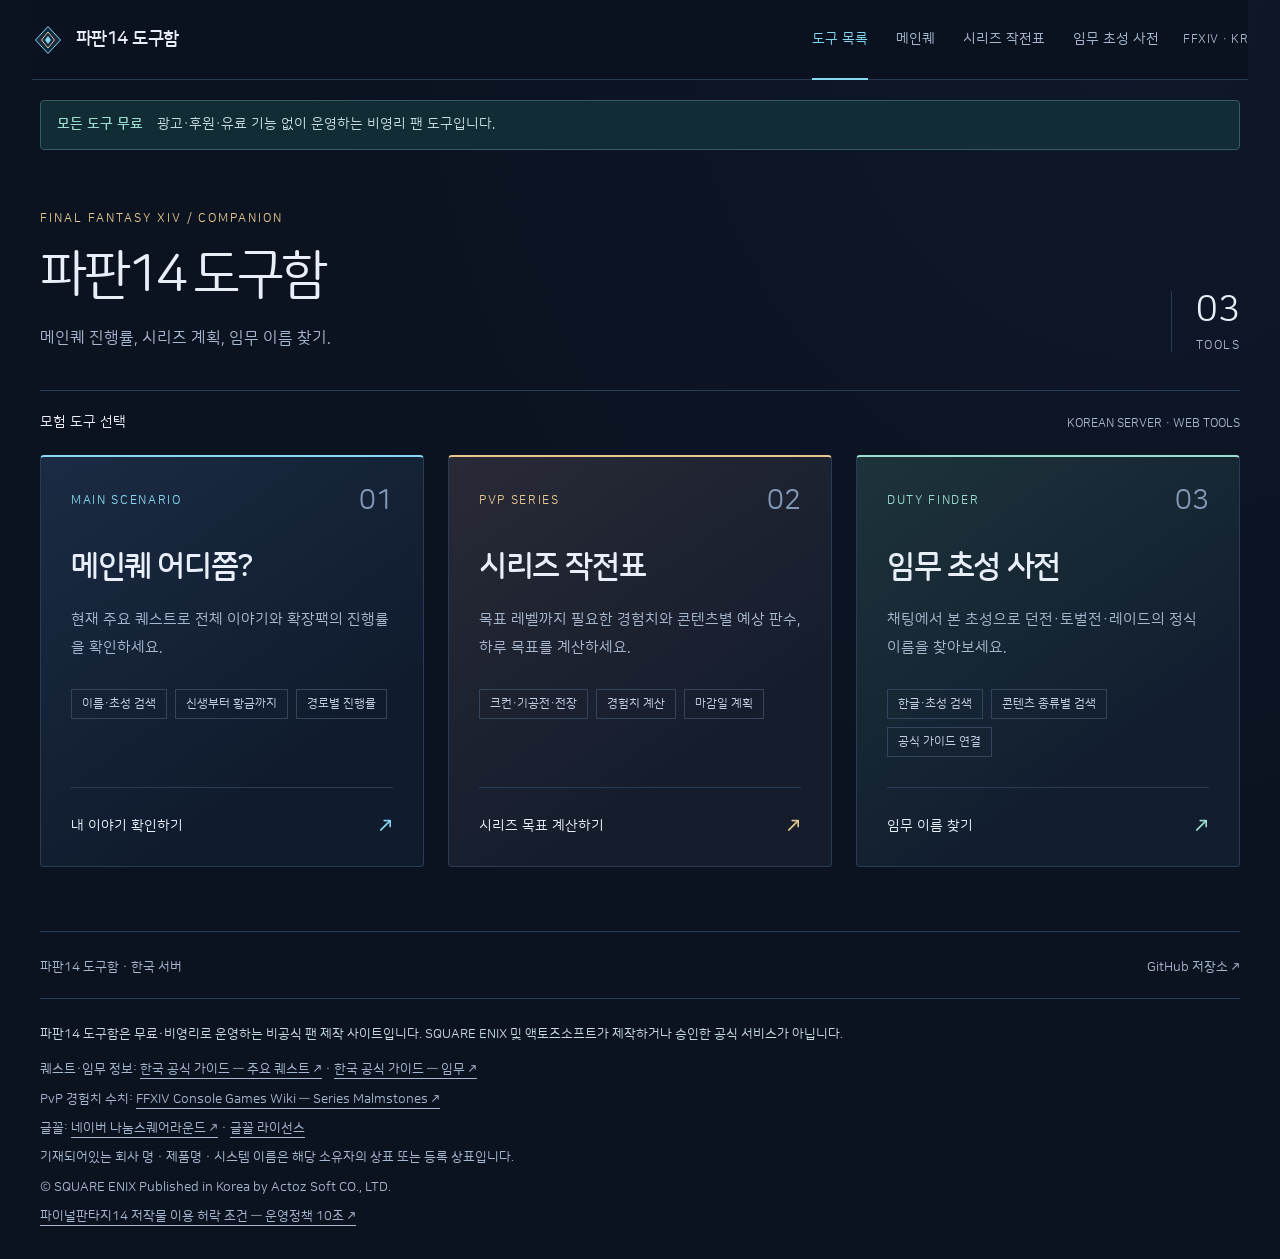
<file: index.html>
<!doctype html>
<html lang="ko">
<head>
  <meta charset="utf-8" />
  <meta name="viewport" content="width=device-width, initial-scale=1" />
  <title>파판14 도구함</title>
  <meta name="description" content="파이널판타지14 한국 서버를 위한 웹 도구. 주요 퀘스트 진행률, PvP 시리즈 계획, 던전·토벌전·레이드 초성 검색을 이용하세요." />
  <meta name="theme-color" content="#0b1220" />
  <meta property="og:type" content="website" />
  <meta property="og:locale" content="ko_KR" />
  <meta property="og:title" content="파판14 도구함" />
  <meta property="og:description" content="파이널판타지14 한국 서버를 위한 작은 웹 도구 모음" />
  <meta property="og:url" content="https://huis-snow.github.io/ffxiv/" />
  <meta name="twitter:card" content="summary" />
  <link rel="canonical" href="https://huis-snow.github.io/ffxiv/" />
  <link rel="icon" href="./favicon.svg?v=20260906-night" type="image/svg+xml" />
  <link rel="stylesheet" href="./theme.css?v=20260906-tools" />
  <link rel="stylesheet" href="./hub.css?v=20260906-tools" />
</head>
<body>
  <a class="skip-link" href="#toolList">도구 목록으로 바로가기</a>
  <header class="site-header">
    <a class="brand" href="./"><img class="brand-emblem" src="./favicon.svg?v=20260906-night" alt="" />파판14 도구함</a>
    <nav class="site-nav" aria-label="주 메뉴"><a href="./" aria-current="page">도구 목록</a><a href="./msq-tracker/">메인퀘</a><a href="./pvp-series-calculator/">시리즈 작전표</a><a href="./duty-finder/">임무 초성 사전</a></nav>
    <span class="header-note">FFXIV · KR</span>
  </header>
  <aside class="service-notice" aria-label="무료 운영 안내"><strong>모든 도구 무료</strong><p>광고·후원·유료 기능 없이 운영하는 비영리 팬 도구입니다.</p></aside>
  <main class="hub-main">
    <div class="hub-masthead"><div><p class="eyebrow">FINAL FANTASY XIV / COMPANION</p><h1>파판14 도구함</h1><p>메인퀘 진행률, 시리즈 계획, 임무 이름 찾기.</p></div><div class="collection-count"><strong>03</strong><span>TOOLS</span></div></div>
    <div class="collection-heading"><h2 id="toolsTitle">모험 도구 선택</h2><span>KOREAN SERVER · WEB TOOLS</span></div>
    <section class="tool-list" id="toolList" aria-labelledby="toolsTitle">
      <a class="tool-link" href="./msq-tracker/"><div class="tool-topline"><span>MAIN SCENARIO</span><b aria-hidden="true">01</b></div><h3>메인퀘 어디쯤?</h3><p>현재 주요 퀘스트로 전체 이야기와 확장팩의 진행률을 확인하세요.</p><div class="tool-tags"><span>이름·초성 검색</span><span>신생부터 황금까지</span><span>경로별 진행률</span></div><span class="tool-action">내 이야기 확인하기 <i aria-hidden="true">↗</i></span></a>
      <a class="tool-link pvp" href="./pvp-series-calculator/"><div class="tool-topline"><span>PVP SERIES</span><b aria-hidden="true">02</b></div><h3>시리즈 작전표</h3><p>목표 레벨까지 필요한 경험치와 콘텐츠별 예상 판수, 하루 목표를 계산하세요.</p><div class="tool-tags"><span>크컨·기공전·전장</span><span>경험치 계산</span><span>마감일 계획</span></div><span class="tool-action">시리즈 목표 계산하기 <i aria-hidden="true">↗</i></span></a>
      <a class="tool-link duty" href="./duty-finder/"><div class="tool-topline"><span>DUTY FINDER</span><b aria-hidden="true">03</b></div><h3>임무 초성 사전</h3><p>채팅에서 본 초성으로 던전·토벌전·레이드의 정식 이름을 찾아보세요.</p><div class="tool-tags"><span>한글·초성 검색</span><span>콘텐츠 종류별 검색</span><span>공식 가이드 연결</span></div><span class="tool-action">임무 이름 찾기 <i aria-hidden="true">↗</i></span></a>
    </section>
  </main>
  <footer class="site-footer">
    <div class="footer-top"><span>파판14 도구함 · 한국 서버</span><a href="https://github.com/huis-snow/ffxiv">GitHub 저장소 ↗</a></div>
    <div class="site-credits" aria-label="출처 및 권리 안내">
      <p class="fan-notice">파판14 도구함은 무료·비영리로 운영하는 비공식 팬 제작 사이트입니다. SQUARE ENIX 및 액토즈소프트가 제작하거나 승인한 공식 서비스가 아닙니다.</p>
      <p>퀘스트·임무 정보: <a href="https://guide.ff14.co.kr/lodestone/db/quest" target="_blank" rel="noopener noreferrer">한국 공식 가이드 — 주요 퀘스트 ↗</a> · <a href="https://guide.ff14.co.kr/lodestone/db/duty" target="_blank" rel="noopener noreferrer">한국 공식 가이드 — 임무 ↗</a></p>
      <p>PvP 경험치 수치: <a href="https://ffxiv.consolegameswiki.com/wiki/Series_Malmstones" target="_blank" rel="noopener noreferrer">FFXIV Console Games Wiki — Series Malmstones ↗</a></p>
      <p>글꼴: <a href="https://hangeul.naver.com/font/nanum" target="_blank" rel="noopener noreferrer">네이버 나눔스퀘어라운드 ↗</a> · <a href="./fonts/nanum-square-round/OFL.txt">글꼴 라이선스</a></p>
      <p>기재되어있는 회사 명 · 제품명 · 시스템 이름은 해당 소유자의 상표 또는 등록 상표입니다.</p>
      <p>© SQUARE ENIX Published in Korea by Actoz Soft CO., LTD.</p>
      <p><a href="https://www.ff14.co.kr/support/policy" target="_blank" rel="noopener noreferrer">파이널판타지14 저작물 이용 허락 조건 — 운영정책 10조 ↗</a></p>
    </div>
  </footer>
</body>
</html>
</file>
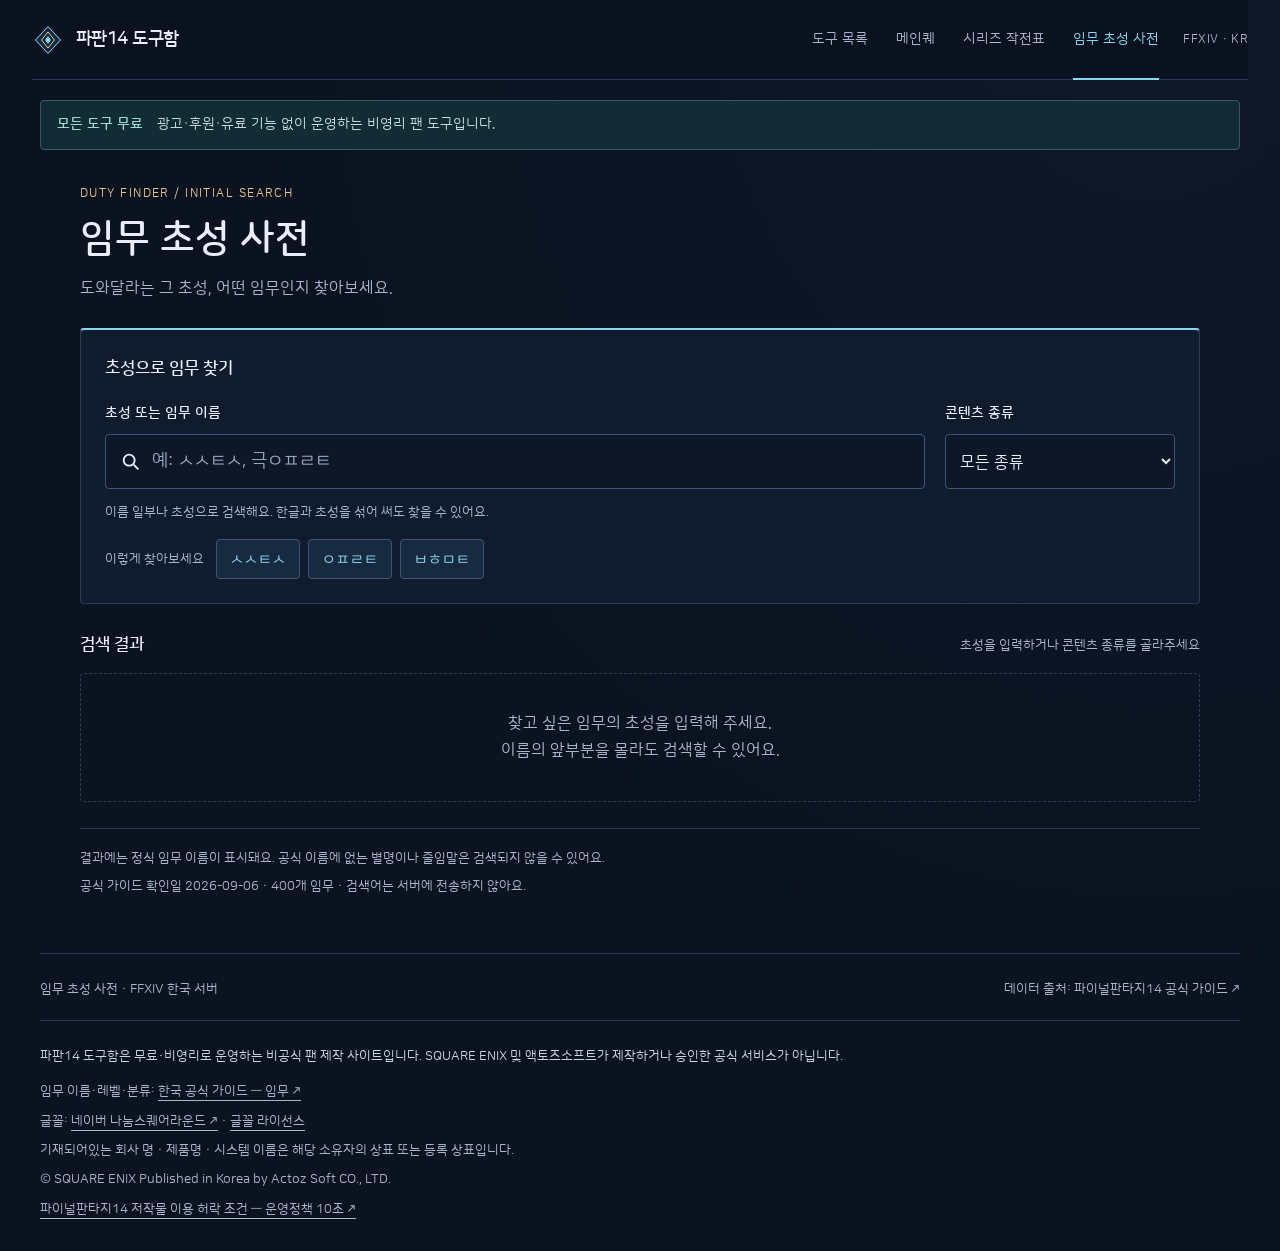
<file: duty-finder/index.html>
<!doctype html>
<html lang="ko">
<head>
  <meta charset="utf-8" />
  <meta name="viewport" content="width=device-width, initial-scale=1" />
  <title>임무 초성 사전 | 파판14 도구함</title>
  <meta name="description" content="파이널판타지14 한국 서버 던전·토벌전·레이드 이름을 초성으로 찾아보세요. 공식 가이드의 정식 이름과 레벨을 확인할 수 있습니다." />
  <meta name="theme-color" content="#0b1220" />
  <meta property="og:type" content="website" />
  <meta property="og:locale" content="ko_KR" />
  <meta property="og:title" content="임무 초성 사전 | 파판14 도구함" />
  <meta property="og:description" content="이 초성이 무슨 던전이지? 던전·토벌전·레이드의 정식 이름을 찾아보세요." />
  <meta property="og:url" content="https://huis-snow.github.io/ffxiv/duty-finder/" />
  <meta name="twitter:card" content="summary" />
  <link rel="canonical" href="https://huis-snow.github.io/ffxiv/duty-finder/" />
  <link rel="icon" href="../favicon.svg?v=20260906-night" type="image/svg+xml" />
  <link rel="stylesheet" href="../theme.css?v=20260906-tools" />
  <link rel="stylesheet" href="styles.css?v=20260906-all-round" />
  <script src="data.js?v=20260906-duty" defer></script>
  <script src="search.js?v=20260906-duty" defer></script>
  <script src="app.js?v=20260906-duty" defer></script>
</head>
<body>
  <a class="skip-link" href="#dutySearch">임무 검색으로 바로가기</a>
  <header class="site-header">
    <a class="brand" href="../"><img class="brand-emblem" src="../favicon.svg?v=20260906-night" alt="" />파판14 도구함</a>
    <nav class="site-nav" aria-label="주 메뉴"><a href="../">도구 목록</a><a href="../msq-tracker/">메인퀘</a><a href="../pvp-series-calculator/">시리즈 작전표</a><a href="../duty-finder/" aria-current="page">임무 초성 사전</a></nav>
    <span class="header-note">FFXIV · KR</span>
  </header>
  <aside class="service-notice" aria-label="무료 운영 안내"><strong>모든 도구 무료</strong><p>광고·후원·유료 기능 없이 운영하는 비영리 팬 도구입니다.</p></aside>
  <main>
    <div class="intro"><p class="eyebrow">DUTY FINDER / INITIAL SEARCH</p><h1>임무 초성 사전</h1><p>도와달라는 그 초성, 어떤 임무인지 찾아보세요.</p></div>
    <section class="search-panel" aria-labelledby="searchTitle">
      <h2 id="searchTitle">초성으로 임무 찾기</h2>
      <div class="search-controls">
        <div><label for="dutySearch">초성 또는 임무 이름</label><div class="search-box"><svg class="search-icon" viewBox="0 0 24 24" fill="none" stroke="currentColor" stroke-width="2" aria-hidden="true" focusable="false"><circle cx="10" cy="10" r="6"/><path d="m15 15 5 5"/></svg><input id="dutySearch" type="search" autocomplete="off" spellcheck="false" placeholder="예: ㅅㅅㅌㅅ, 극ㅇㅍㄹㅌ" aria-describedby="searchHelp" disabled /><button id="clearSearch" type="button" aria-label="검색어 지우기" hidden>×</button></div></div>
        <div><label for="categoryFilter">콘텐츠 종류</label><select id="categoryFilter" disabled><option value="">모든 종류</option></select></div>
      </div>
      <p id="searchHelp" class="help">이름 일부나 초성으로 검색해요. 한글과 초성을 섞어 써도 찾을 수 있어요.</p>
      <div class="examples" aria-label="검색 예시"><span>이렇게 찾아보세요</span><button type="button" data-example="ㅅㅅㅌㅅ" disabled>ㅅㅅㅌㅅ</button><button type="button" data-example="ㅇㅍㄹㅌ" disabled>ㅇㅍㄹㅌ</button><button type="button" data-example="ㅂㅎㅁㅌ" disabled>ㅂㅎㅁㅌ</button></div>
    </section>
    <section class="results-panel" aria-labelledby="resultsTitle">
      <div class="results-heading"><h2 id="resultsTitle">검색 결과</h2><p id="searchSummary" role="status" aria-live="polite">공식 가이드 목록을 불러오는 중…</p></div>
      <div id="searchResults" class="results"></div>
      <button id="showMore" class="show-more" type="button" hidden>검색 결과 더 보기 ↓</button>
    </section>
    <aside class="source-note"><p>결과에는 정식 임무 이름이 표시돼요. 공식 이름에 없는 별명이나 줄임말은 검색되지 않을 수 있어요.</p><p id="dataInfo"></p></aside>
    <noscript><p class="error">임무를 검색하려면 브라우저의 JavaScript를 켜 주세요.</p></noscript>
  </main>
  <footer class="site-footer">
    <div class="footer-top"><span>임무 초성 사전 · FFXIV 한국 서버</span><a href="https://guide.ff14.co.kr/lodestone/db/duty" target="_blank" rel="noopener noreferrer">데이터 출처: 파이널판타지14 공식 가이드 ↗</a></div>
    <div class="site-credits" aria-label="출처 및 권리 안내">
      <p class="fan-notice">파판14 도구함은 무료·비영리로 운영하는 비공식 팬 제작 사이트입니다. SQUARE ENIX 및 액토즈소프트가 제작하거나 승인한 공식 서비스가 아닙니다.</p>
      <p>임무 이름·레벨・분류: <a href="https://guide.ff14.co.kr/lodestone/db/duty" target="_blank" rel="noopener noreferrer">한국 공식 가이드 — 임무 ↗</a></p>
      <p>글꼴: <a href="https://hangeul.naver.com/font/nanum" target="_blank" rel="noopener noreferrer">네이버 나눔스퀘어라운드 ↗</a> · <a href="../fonts/nanum-square-round/OFL.txt">글꼴 라이선스</a></p>
      <p>기재되어있는 회사 명 · 제품명 · 시스템 이름은 해당 소유자의 상표 또는 등록 상표입니다.</p>
      <p>© SQUARE ENIX Published in Korea by Actoz Soft CO., LTD.</p>
      <p><a href="https://www.ff14.co.kr/support/policy" target="_blank" rel="noopener noreferrer">파이널판타지14 저작물 이용 허락 조건 — 운영정책 10조 ↗</a></p>
    </div>
  </footer>
</body>
</html>
</file>
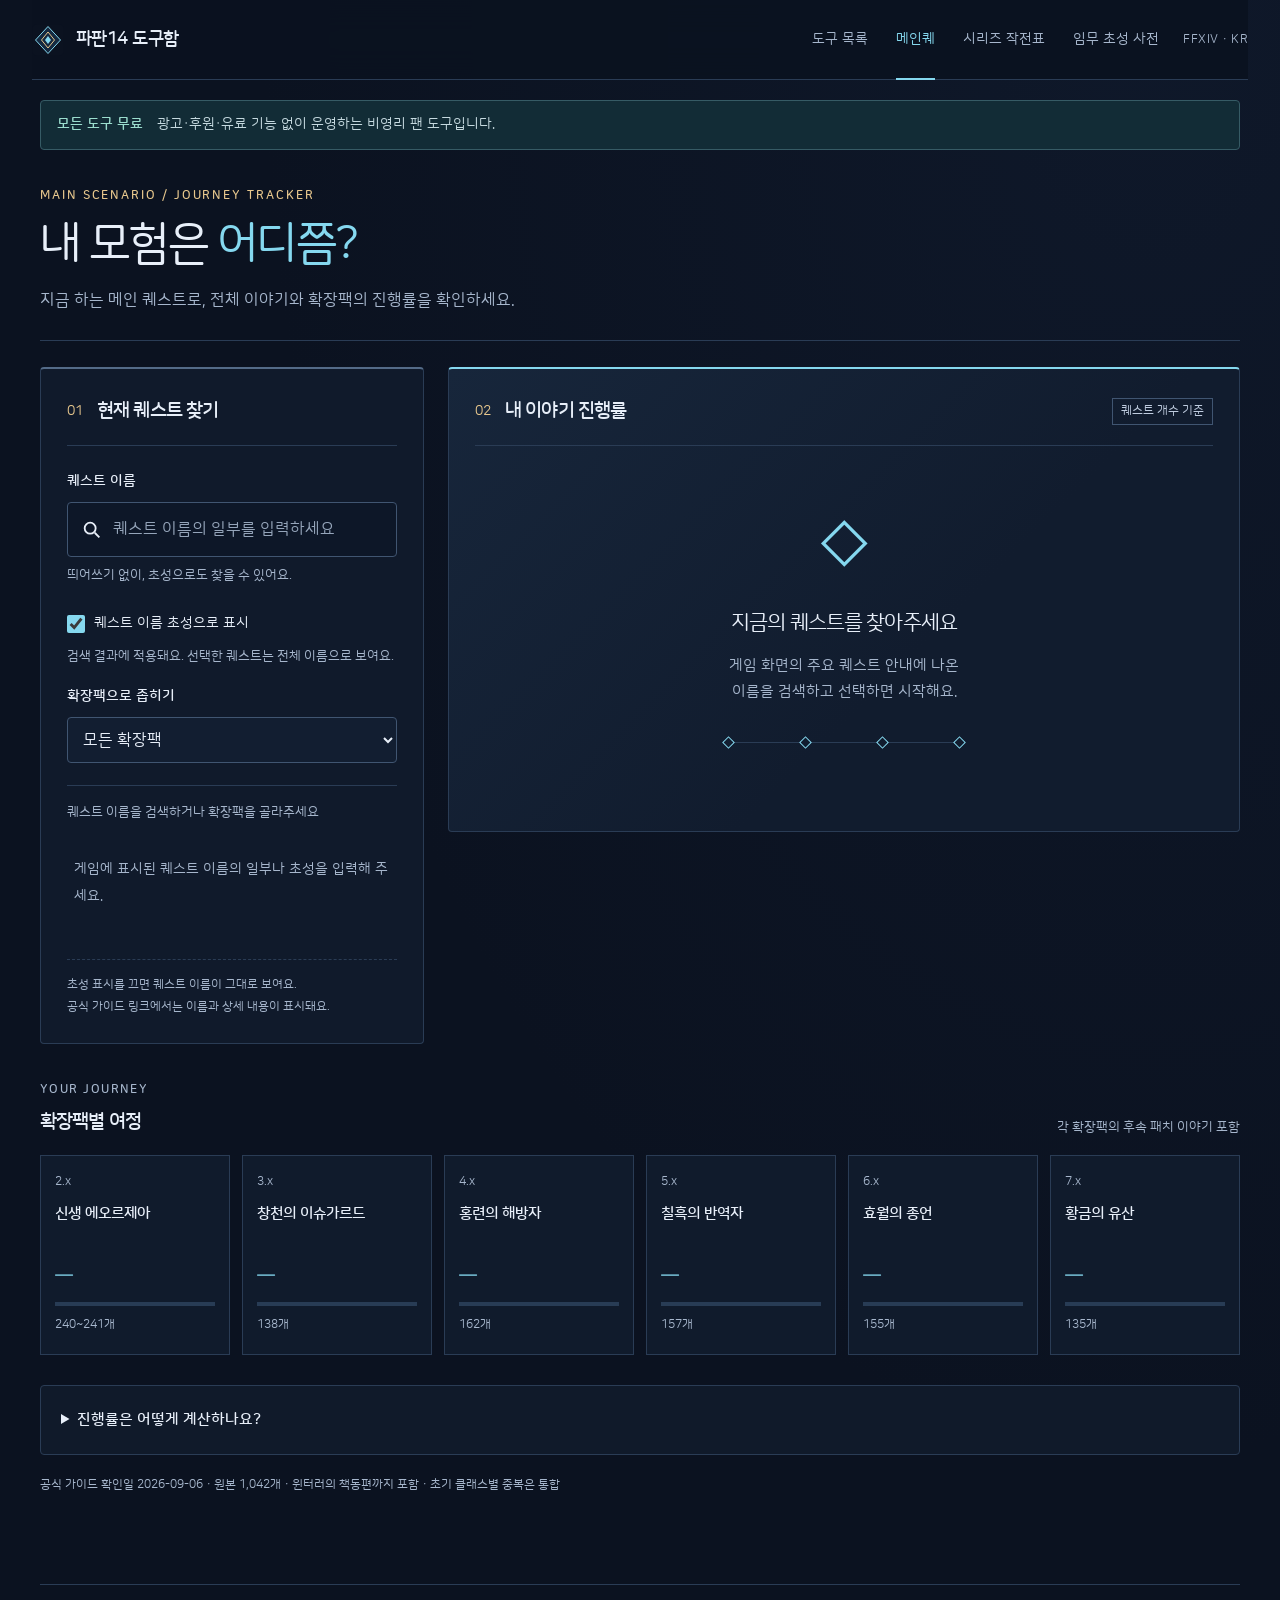
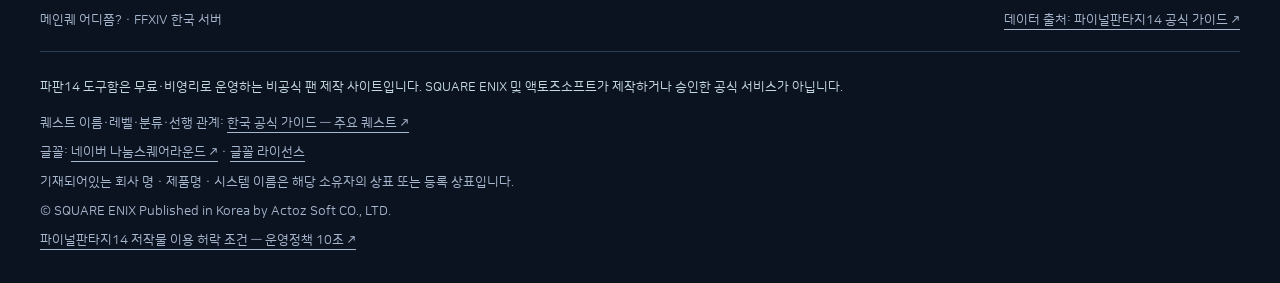
<file: msq-tracker/index.html>
<!doctype html>
<html lang="ko">
<head>
  <meta charset="utf-8" />
  <meta name="viewport" content="width=device-width, initial-scale=1" />
  <title>메인퀘 어디쯤? | 파판14 주요 퀘스트 진행률</title>
  <meta name="description" content="파이널판타지14 한국 공식 가이드의 주요 퀘스트를 검색하고 전체 이야기와 현재 확장팩의 퀘스트 개수 기준 진행률을 확인하세요." />
  <meta name="theme-color" content="#0b1220" />
  <meta property="og:type" content="website" />
  <meta property="og:locale" content="ko_KR" />
  <meta property="og:site_name" content="메인퀘 어디쯤?" />
  <meta property="og:title" content="메인퀘 어디쯤? | 파판14 주요 퀘스트 진행률" />
  <meta property="og:description" content="지금 하는 메인 퀘스트를 찾아 전체·확장팩별 진행률을 확인하세요. 신생부터 황금까지, 후속 패치 이야기 포함." />
  <meta property="og:url" content="https://huis-snow.github.io/ffxiv/msq-tracker/" />
  <meta name="twitter:card" content="summary" />
  <link rel="canonical" href="https://huis-snow.github.io/ffxiv/msq-tracker/" />
  <link rel="icon" href="../favicon.svg?v=20260906-night" type="image/svg+xml" />
  <link rel="stylesheet" href="styles.css?v=20260906-all-round" />
  <link rel="stylesheet" href="../theme.css?v=20260906-tools" />
  <script src="data.js?v=20260906" defer></script>
  <script src="progress.js?v=20260906" defer></script>
  <script src="app.js?v=20260906-selected-name" defer></script>
</head>
<body id="top">
  <a class="skip-link" href="#questSearch">퀘스트 검색으로 바로가기</a>
  <header class="site-header">
    <a class="brand" href="../"><img class="brand-emblem" src="../favicon.svg?v=20260906-night" alt="" />파판14 도구함</a>
    <nav class="site-nav" aria-label="주 메뉴"><a href="../">도구 목록</a><a href="../msq-tracker/" aria-current="page">메인퀘</a><a href="../pvp-series-calculator/">시리즈 작전표</a><a href="../duty-finder/">임무 초성 사전</a></nav>
    <span class="header-note">FFXIV · KR</span>
  </header>
  <aside class="service-notice" aria-label="무료 운영 안내"><strong>모든 도구 무료</strong><p>광고·후원·유료 기능 없이 운영하는 비영리 팬 도구입니다.</p></aside>
  <main>
    <div class="intro">
      <p class="eyebrow">MAIN SCENARIO / JOURNEY TRACKER</p>
      <h1>내 모험은 <em>어디쯤?</em></h1>
      <p>지금 하는 메인 퀘스트로, 전체 이야기와 확장팩의 진행률을 확인하세요.</p>
    </div>
    <div class="workspace">
      <section class="search-panel" aria-labelledby="searchTitle">
        <div class="panel-heading"><span class="step">01</span><h2 id="searchTitle">현재 퀘스트 찾기</h2></div>
        <label for="questSearch">퀘스트 이름</label>
        <div class="search-box"><svg class="search-icon" viewBox="0 0 24 24" fill="none" stroke="currentColor" stroke-width="2" aria-hidden="true" focusable="false"><circle cx="10" cy="10" r="6"/><path d="m15 15 5 5"/></svg><input id="questSearch" type="search" autocomplete="off" placeholder="퀘스트 이름의 일부를 입력하세요" aria-describedby="searchHelp" disabled /></div>
        <p id="searchHelp" class="help">띄어쓰기 없이, 초성으로도 찾을 수 있어요.</p>
        <div class="spoiler-option"><label><input id="hideQuestNames" type="checkbox" checked aria-describedby="spoilerHelp" /><span>퀘스트 이름 초성으로 표시</span></label><p id="spoilerHelp" class="help">검색 결과에 적용돼요. 선택한 퀘스트는 전체 이름으로 보여요.</p></div>
        <label for="expansionFilter">확장팩으로 좁히기</label>
        <select id="expansionFilter" disabled><option value="">모든 확장팩</option></select>
        <div class="results-heading"><span id="searchSummary" role="status">공식 가이드 데이터를 불러오는 중…</span></div>
        <div id="searchResults" class="search-results" aria-label="퀘스트 검색 결과"></div>
        <button id="showMore" class="text-button" type="button" hidden>검색 결과 더 보기 ↓</button>
        <p class="spoiler-note">초성 표시를 끄면 퀘스트 이름이 그대로 보여요.<br />공식 가이드 링크에서는 이름과 상세 내용이 표시돼요.</p>
      </section>
      <section class="progress-panel" aria-labelledby="progressTitle">
        <div class="panel-heading"><span class="step">02</span><h2 id="progressTitle">내 이야기 진행률</h2><span class="count-badge">퀘스트 개수 기준</span></div>
        <div id="emptyState" class="empty-state"><span class="empty-symbol" aria-hidden="true">◇</span><h3>지금의 퀘스트를 찾아주세요</h3><p>게임 화면의 주요 퀘스트 안내에 나온<br />이름을 검색하고 선택하면 시작해요.</p><div class="empty-route" aria-hidden="true"><i></i><b></b><i></i><b></b><i></i><b></b><i></i></div></div>
        <div id="selectedState" hidden>
          <div class="current-quest"><p id="selectedMeta" class="eyebrow"></p><h3 id="selectedName"></h3><a id="questLink" target="_blank" rel="noopener noreferrer">공식 가이드에서 보기 ↗</a></div>
          <fieldset class="status-control"><legend>이 퀘스트를</legend><label><input type="radio" name="questStatus" value="current" checked /><span>진행 중이에요</span></label><label><input type="radio" name="questStatus" value="completed" /><span>완료했어요</span></label></fieldset>
          <p id="completionNote" class="help"></p>
          <div class="metrics" aria-live="polite" aria-atomic="true">
            <article class="metric overall"><p>전체 메인 퀘스트</p><strong id="overallPercent">—</strong><div class="progress-track" id="overallBar" role="progressbar" aria-label="전체 진행률" aria-valuemin="0" aria-valuemax="100"><i></i></div><div class="metric-bottom"><span id="overallCount"></span><b id="overallRemaining"></b></div></article>
            <article class="metric expansion"><p id="expansionName"></p><strong id="expansionPercent">—</strong><div class="progress-track" id="expansionBar" role="progressbar" aria-label="현재 확장팩 진행률" aria-valuemin="0" aria-valuemax="100"><i></i></div><div class="metric-bottom"><span id="expansionCount"></span><b id="expansionRemaining"></b></div></article>
          </div>
          <p id="rangeNote" class="range-note" hidden></p>
          <div class="route-setting"><label for="startCity">신생 시작 도시</label><select id="startCity"><option value="">모르겠어요 · 가능한 경로 범위</option><option value="gridania">그리다니아</option><option value="limsa">림사 로민사</option><option value="uldah">울다하</option></select><p class="help">시작 도시에 따라 퀘스트 수가 달라져요. 초반 퀘스트는 도시를 자동으로 맞춰요.</p></div>
        </div>
      </section>
    </div>
    <section class="journey" aria-labelledby="journeyTitle">
      <div class="section-heading"><div><p class="eyebrow">YOUR JOURNEY</p><h2 id="journeyTitle">확장팩별 여정</h2></div><p>각 확장팩의 후속 패치 이야기 포함</p></div>
      <div id="expansionJourney" class="journey-grid"></div>
    </section>
    <details class="method"><summary>진행률은 어떻게 계산하나요?</summary><div>
      <p><b>포함 범위</b> · 한국 공식 가이드의 ‘주요 퀘스트 1’, ‘주요 퀘스트 2’ 하위 분류만 포함해요. 진행에 필요한 경우라도 연대기·잡·역할·부가 퀘스트는 계산에서 제외해요.</p>
      <p><b>계산 방법</b> · 완료한 주요 퀘스트 수 ÷ 해당 경로의 전체 주요 퀘스트 수 × 100. ‘진행 중’은 선택한 퀘스트를 제외하고, ‘완료’는 포함해요. 이전 이야기 분류는 모두 완료한 것으로 계산해요.</p>
      <p><b>서로 다른 경로</b> · 시작 도시·초기 클래스·총사령부의 대체 퀘스트를 중복으로 세지 않아요. 두 갈래를 원하는 순서로 진행할 수 있는 구간에서는 다른 갈래의 완료 여부를 알 수 없어 최소~최대 범위를 보여줘요.</p>
      <p><b>확장팩의 끝</b> · 확장팩 본편 엔딩 뒤의 후속 패치 퀘스트도 그 확장팩에 포함해요. 가장 최근 확장팩은 아래 데이터 확인일에 공식 가이드에 등록된 이야기까지만 계산해요.</p>
      <p>퀘스트마다 길이가 달라 <b>플레이 시간이나 줄거리 분량의 비율은 아니에요.</b> 검색어와 선택 내용은 서버에 전송하지 않으며, 새로고침하면 초기화돼요.</p>
    </div></details>
    <p id="dataInfo" class="data-info"></p>
    <noscript><p class="error">검색과 진행률 계산을 사용하려면 브라우저의 JavaScript를 켜 주세요.</p></noscript>
  </main>
  <footer class="site-footer">
    <div class="footer-top"><span>메인퀘 어디쯤? · FFXIV 한국 서버</span><a href="https://guide.ff14.co.kr/lodestone/db/quest" target="_blank" rel="noopener noreferrer">데이터 출처: 파이널판타지14 공식 가이드 ↗</a></div>
    <div class="site-credits" aria-label="출처 및 권리 안내">
      <p class="fan-notice">파판14 도구함은 무료·비영리로 운영하는 비공식 팬 제작 사이트입니다. SQUARE ENIX 및 액토즈소프트가 제작하거나 승인한 공식 서비스가 아닙니다.</p>
      <p>퀘스트 이름·레벨·분류・선행 관계: <a href="https://guide.ff14.co.kr/lodestone/db/quest" target="_blank" rel="noopener noreferrer">한국 공식 가이드 — 주요 퀘스트 ↗</a></p>
      <p>글꼴: <a href="https://hangeul.naver.com/font/nanum" target="_blank" rel="noopener noreferrer">네이버 나눔스퀘어라운드 ↗</a> · <a href="../fonts/nanum-square-round/OFL.txt">글꼴 라이선스</a></p>
      <p>기재되어있는 회사 명 · 제품명 · 시스템 이름은 해당 소유자의 상표 또는 등록 상표입니다.</p>
      <p>© SQUARE ENIX Published in Korea by Actoz Soft CO., LTD.</p>
      <p><a href="https://www.ff14.co.kr/support/policy" target="_blank" rel="noopener noreferrer">파이널판타지14 저작물 이용 허락 조건 — 운영정책 10조 ↗</a></p>
    </div>
  </footer>
</body>
</html>
</file>
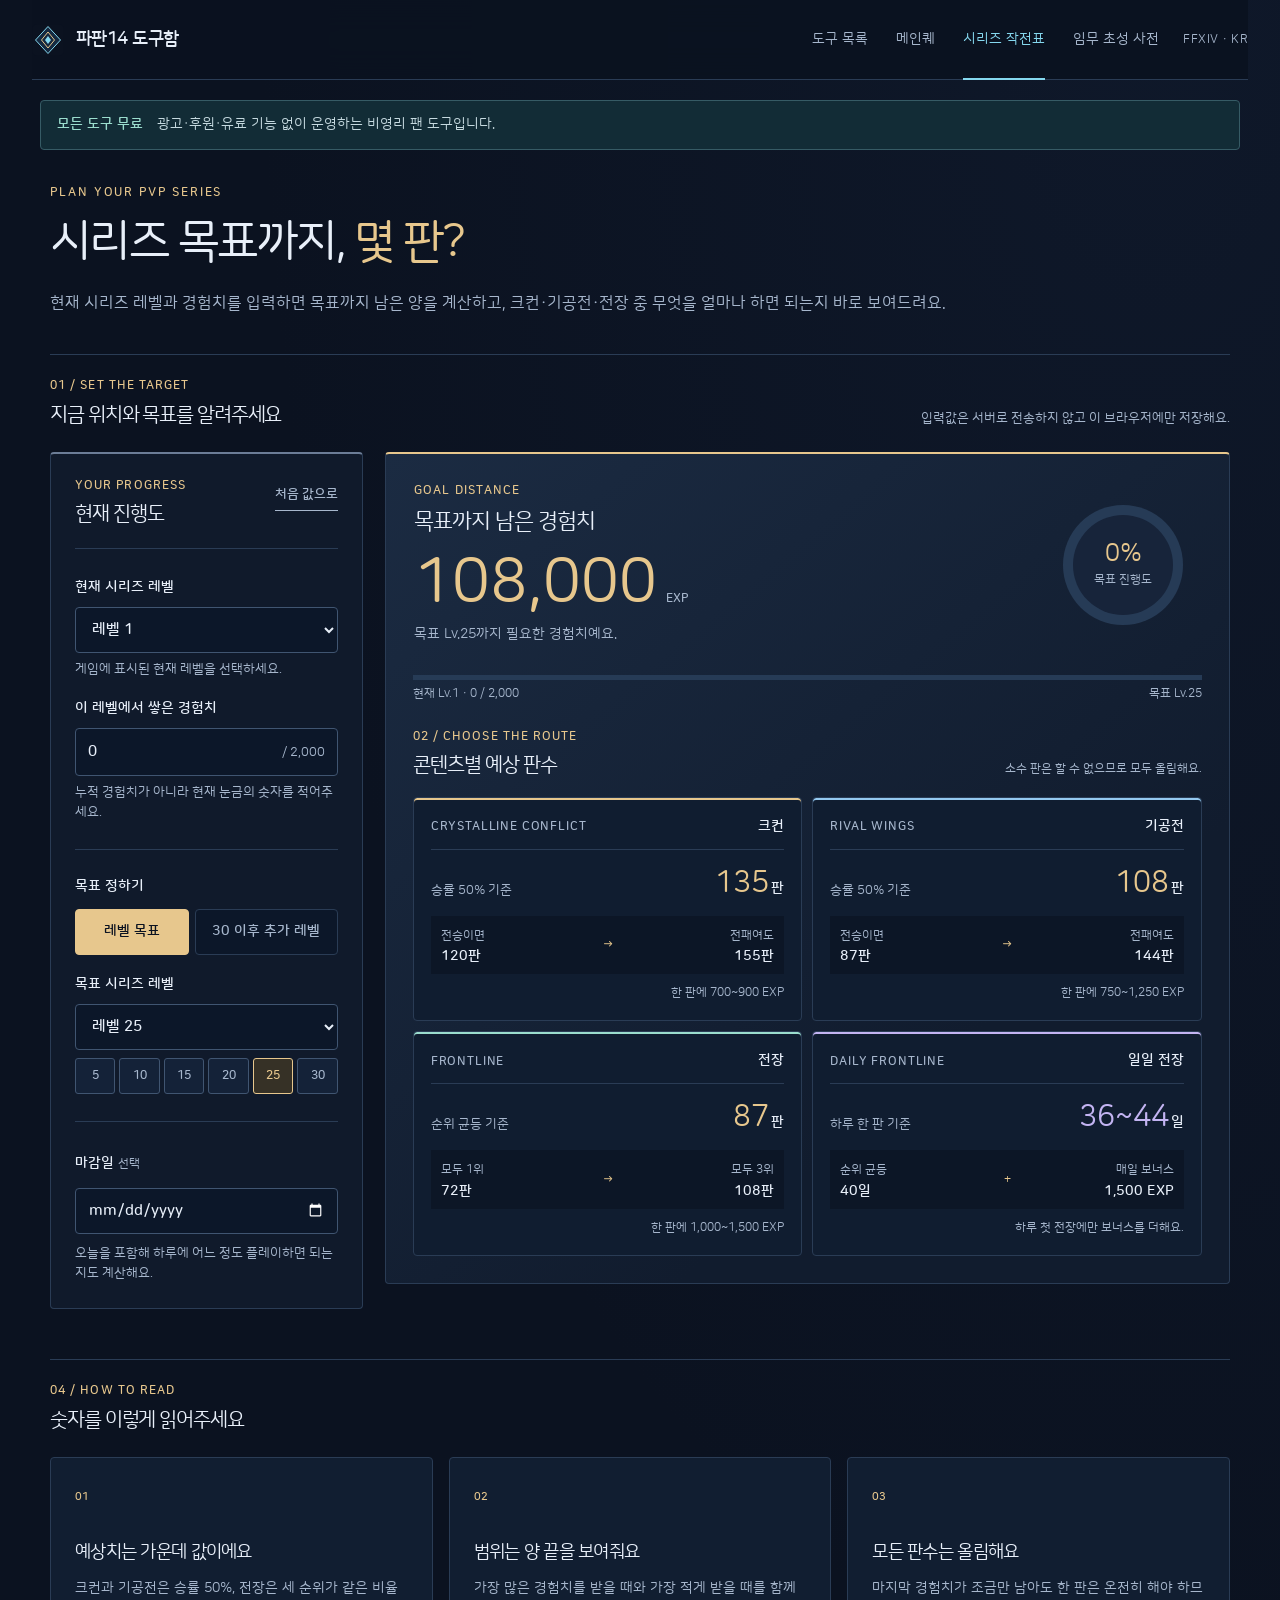
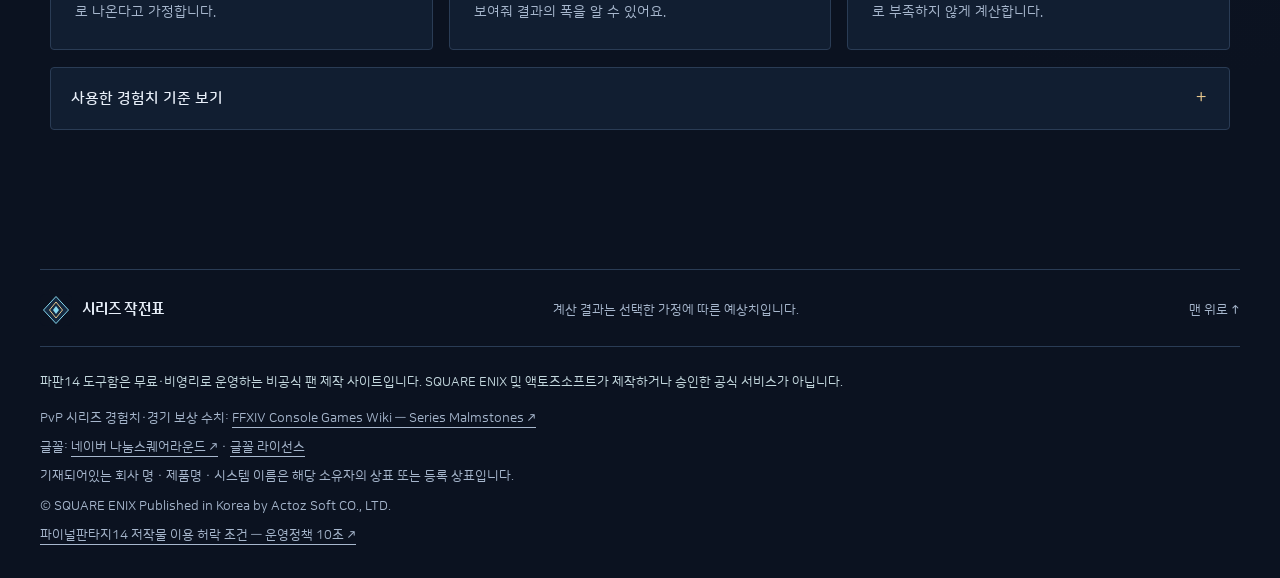
<file: pvp-series-calculator/index.html>
<!doctype html>
<html lang="ko">
  <head>
    <meta charset="UTF-8" />
    <meta name="viewport" content="width=device-width, initial-scale=1.0" />
    <meta
      name="description"
      content="파이널판타지14 PvP 시리즈의 현재 레벨과 경험치를 입력해 목표까지 남은 경험치, 콘텐츠별 예상 판수와 하루 목표를 계산하는 무료 웹 도구"
    />
    <meta name="theme-color" content="#0b1220" />
    <meta property="og:type" content="website" />
    <meta property="og:locale" content="ko_KR" />
    <meta property="og:site_name" content="파판14 도구함" />
    <meta property="og:title" content="파판14 PvP 시리즈 경험치 계산기 | 시리즈 작전표" />
    <meta
      property="og:description"
      content="목표 시리즈 레벨까지 남은 경험치와 크컨·기공전·전장의 예상 판수, 마감일까지 필요한 하루 플레이량을 계산해 보세요."
    />
    <meta property="og:url" content="https://huis-snow.github.io/ffxiv/pvp-series-calculator/" />
    <meta name="twitter:card" content="summary" />
    <meta name="twitter:title" content="파판14 PvP 시리즈 경험치 계산기 | 시리즈 작전표" />
    <meta
      name="twitter:description"
      content="목표 시리즈 레벨까지 남은 경험치와 콘텐츠별 예상 판수, 하루 플레이량을 계산해 보세요."
    />
    <title>파판14 PvP 시리즈 경험치 계산기 | 시리즈 작전표</title>
    <link rel="canonical" href="https://huis-snow.github.io/ffxiv/pvp-series-calculator/" />
    <link rel="icon" href="../favicon.svg?v=20260906-night" type="image/svg+xml" />
    <link rel="stylesheet" href="styles.css?v=20260906-all-round" />
  <link rel="stylesheet" href="../theme.css?v=20260906-tools" />
    <script type="application/ld+json">
      {
        "@context": "https://schema.org",
        "@type": "WebApplication",
        "name": "시리즈 작전표",
        "url": "https://huis-snow.github.io/ffxiv/pvp-series-calculator/",
        "description": "파이널판타지14 PvP 시리즈의 목표 레벨까지 필요한 경험치와 콘텐츠별 예상 판수를 계산하는 웹 도구",
        "applicationCategory": "GameApplication",
        "operatingSystem": "Any",
        "inLanguage": "ko-KR",
        "offers": {
          "@type": "Offer",
          "price": "0",
          "priceCurrency": "KRW"
        }
      }
    </script>
    <script src="app.js?v=20260826-storage" defer></script>
  </head>
  <body id="top">
    <a class="skip-link" href="#seriesPlanner">계산기로 바로가기</a>

    <header class="site-header">
    <a class="brand" href="../"><img class="brand-emblem" src="../favicon.svg?v=20260906-night" alt="" />파판14 도구함</a>
    <nav class="site-nav" aria-label="주 메뉴"><a href="../">도구 목록</a><a href="../msq-tracker/">메인퀘</a><a href="../pvp-series-calculator/" aria-current="page">시리즈 작전표</a><a href="../duty-finder/">임무 초성 사전</a></nav>
    <span class="header-note">FFXIV · KR</span>
  </header>
  <aside class="service-notice" aria-label="무료 운영 안내"><strong>모든 도구 무료</strong><p>광고·후원·유료 기능 없이 운영하는 비영리 팬 도구입니다.</p></aside>

    <main>
      <section class="intro" aria-labelledby="introTitle">
        <div class="intro-copy">
          <p class="eyebrow"><span aria-hidden="true"></span> PLAN YOUR PVP SERIES</p>
          <h1 id="introTitle">시리즈 목표까지, <em>몇 판?</em></h1>
          <p>
            현재 시리즈 레벨과 경험치를 입력하면 목표까지 남은 양을 계산하고,<br class="desktop-only" />
            크컨·기공전·전장 중 무엇을 얼마나 하면 되는지 바로 보여드려요.
          </p>
        </div>

      </section>

      <section class="planner-section" id="seriesPlanner" aria-labelledby="plannerTitle">
        <div class="section-heading">
          <div>
            <p>01 / SET THE TARGET</p>
            <h2 id="plannerTitle">지금 위치와 목표를 알려주세요</h2>
          </div>
          <p>입력값은 서버로 전송하지 않고 이 브라우저에만 저장해요.</p>
        </div>

        <div class="planner-shell">
          <form class="control-panel" id="plannerForm" novalidate>
            <div class="panel-heading">
              <div>
                <span>YOUR PROGRESS</span>
                <h3>현재 진행도</h3>
              </div>
              <button class="reset-button" id="resetButton" type="button">처음 값으로</button>
            </div>

            <div class="current-fields">
              <label class="field" for="currentLevelInput">
                <span>현재 시리즈 레벨</span>
                <select id="currentLevelInput" aria-describedby="currentLevelHelp"></select>
                <small id="currentLevelHelp">게임에 표시된 현재 레벨을 선택하세요.</small>
              </label>

              <label class="field" for="currentExpInput">
                <span id="currentExpLabel">이 레벨에서 쌓은 경험치</span>
                <div class="number-with-unit">
                  <input id="currentExpInput" type="number" min="0" step="1" inputmode="numeric" value="0" />
                  <b id="currentExpCap">/ 2,000</b>
                </div>
                <small>누적 경험치가 아니라 현재 눈금의 숫자를 적어주세요.</small>
              </label>
            </div>

            <label class="field extra-current-field" id="currentExtraField" for="currentExtraInput" hidden>
              <span>완료한 추가 레벨</span>
              <div class="number-with-unit compact-unit">
                <input id="currentExtraInput" type="number" min="0" max="999" step="1" inputmode="numeric" value="0" />
                <b>회</b>
              </div>
              <small>레벨 30 이후 이미 완료한 추가 레벨 횟수예요.</small>
            </label>

            <fieldset class="target-fieldset">
              <legend>목표 정하기</legend>
              <div class="target-mode" role="radiogroup" aria-label="목표 유형">
                <label>
                  <input type="radio" name="targetMode" value="level" checked />
                  <span>레벨 목표</span>
                </label>
                <label>
                  <input type="radio" name="targetMode" value="extra" />
                  <span>30 이후 추가 레벨</span>
                </label>
              </div>

              <div class="target-level-fields" id="targetLevelFields">
                <label class="field" for="targetLevelInput">
                  <span>목표 시리즈 레벨</span>
                  <select id="targetLevelInput"></select>
                </label>
                <div class="quick-targets" aria-label="목표 레벨 빠른 선택">
                  <button type="button" data-target-level="5">5</button>
                  <button type="button" data-target-level="10">10</button>
                  <button type="button" data-target-level="15">15</button>
                  <button type="button" data-target-level="20">20</button>
                  <button type="button" data-target-level="25">25</button>
                  <button type="button" data-target-level="30">30</button>
                </div>
              </div>

              <label class="field extra-target-field" id="targetExtraField" for="targetExtraInput" hidden>
                <span>목표 추가 레벨</span>
                <div class="number-with-unit compact-unit">
                  <input id="targetExtraInput" type="number" min="1" max="999" step="1" inputmode="numeric" value="1" />
                  <b>회 완료</b>
                </div>
                <small>레벨 30을 달성한 뒤 반복하는 20,000 EXP 구간이에요.</small>
              </label>
            </fieldset>

            <div class="deadline-block">
              <div class="field">
                <div class="deadline-heading">
                  <label for="deadlineInput">마감일 <small>선택</small></label>
                  <button class="clear-date-button" id="clearDeadlineButton" type="button">날짜 지우기</button>
                </div>
                <input id="deadlineInput" type="date" />
              </div>
              <p>오늘을 포함해 하루에 어느 정도 플레이하면 되는지도 계산해요.</p>
            </div>
          </form>

          <section class="result-panel" aria-labelledby="resultTitle" aria-live="polite">
            <div class="result-error" id="resultError" role="alert" hidden></div>

            <div id="resultContent">
              <div class="result-hero">
                <div class="result-copy">
                  <p>GOAL DISTANCE</p>
                  <h3 id="resultTitle">목표까지 남은 경험치</h3>
                  <div class="remaining-exp"><strong id="remainingExp">—</strong><span>EXP</span></div>
                  <p class="result-message" id="resultMessage">현재 진행도를 계산하고 있어요.</p>
                </div>
                <div class="progress-dial" id="progressDial" style="--progress: 0">
                  <div><strong id="progressPercent">0%</strong><span>목표 진행도</span></div>
                </div>
              </div>

              <div class="progress-track" aria-hidden="true">
                <i id="progressBar"></i>
              </div>
              <div class="progress-labels">
                <span id="currentSummary">현재 —</span>
                <span id="targetSummary">목표 —</span>
              </div>

              <div class="estimate-heading">
                <div>
                  <span>02 / CHOOSE THE ROUTE</span>
                  <h3>콘텐츠별 예상 판수</h3>
                </div>
                <p>소수 판은 할 수 없으므로 모두 올림해요.</p>
              </div>

              <div class="estimate-grid">
                <article class="estimate-card crystalline-card">
                  <div class="estimate-card-head">
                    <span>CRYSTALLINE CONFLICT</span>
                    <b>크컨</b>
                  </div>
                  <div class="estimate-primary">
                    <span>승률 50% 기준</span>
                    <strong><b id="ccExpected">—</b>판</strong>
                  </div>
                  <div class="estimate-range">
                    <span><small>전승이면</small><b id="ccFast">—판</b></span>
                    <i aria-hidden="true">→</i>
                    <span><small>전패여도</small><b id="ccSafe">—판</b></span>
                  </div>
                  <p>한 판에 700~900 EXP</p>
                </article>

                <article class="estimate-card rival-card">
                  <div class="estimate-card-head">
                    <span>RIVAL WINGS</span>
                    <b>기공전</b>
                  </div>
                  <div class="estimate-primary">
                    <span>승률 50% 기준</span>
                    <strong><b id="rwExpected">—</b>판</strong>
                  </div>
                  <div class="estimate-range">
                    <span><small>전승이면</small><b id="rwFast">—판</b></span>
                    <i aria-hidden="true">→</i>
                    <span><small>전패여도</small><b id="rwSafe">—판</b></span>
                  </div>
                  <p>한 판에 750~1,250 EXP</p>
                </article>

                <article class="estimate-card frontline-card">
                  <div class="estimate-card-head">
                    <span>FRONTLINE</span>
                    <b>전장</b>
                  </div>
                  <div class="estimate-primary">
                    <span>순위 균등 기준</span>
                    <strong><b id="flExpected">—</b>판</strong>
                  </div>
                  <div class="estimate-range">
                    <span><small>모두 1위</small><b id="flFast">—판</b></span>
                    <i aria-hidden="true">→</i>
                    <span><small>모두 3위</small><b id="flSafe">—판</b></span>
                  </div>
                  <p>한 판에 1,000~1,500 EXP</p>
                </article>

                <article class="estimate-card daily-card">
                  <div class="estimate-card-head">
                    <span>DAILY FRONTLINE</span>
                    <b>일일 전장</b>
                  </div>
                  <div class="estimate-primary">
                    <span>하루 한 판 기준</span>
                    <strong><b id="dailyRange">—</b>일</strong>
                  </div>
                  <div class="estimate-range">
                    <span><small>순위 균등</small><b id="dailyExpected">—일</b></span>
                    <i aria-hidden="true">+</i>
                    <span><small>매일 보너스</small><b>1,500 EXP</b></span>
                  </div>
                  <p>하루 첫 전장에만 보너스를 더해요.</p>
                </article>
              </div>

              <section class="deadline-result" id="deadlineResult" aria-labelledby="deadlineTitle" hidden>
                <div class="deadline-result-head">
                  <div>
                    <span>03 / DAILY PACE</span>
                    <h3 id="deadlineTitle">마감일까지의 하루 목표</h3>
                  </div>
                  <strong id="deadlineDays">—일</strong>
                </div>
                <p class="deadline-status" id="deadlineStatus"></p>
                <div class="pace-grid" id="paceGrid">
                  <span><small>하루 경험치</small><b id="dailyExpPace">— EXP</b></span>
                  <span><small>크컨 50%</small><b id="ccDailyPace">—판씩</b></span>
                  <span><small>기공전 50%</small><b id="rwDailyPace">—판씩</b></span>
                  <span><small>일일 전장</small><b id="dailyFlPace">—</b></span>
                </div>
              </section>
            </div>
          </section>
        </div>
      </section>

      <section class="guide-section" aria-labelledby="guideTitle">
        <div class="section-heading">
          <div>
            <p>04 / HOW TO READ</p>
            <h2 id="guideTitle">숫자를 이렇게 읽어주세요</h2>
          </div>
        </div>
        <div class="guide-grid">
          <article>
            <span>01</span>
            <h3>예상치는 가운데 값이에요</h3>
            <p>크컨과 기공전은 승률 50%, 전장은 세 순위가 같은 비율로 나온다고 가정합니다.</p>
          </article>
          <article>
            <span>02</span>
            <h3>범위는 양 끝을 보여줘요</h3>
            <p>가장 많은 경험치를 받을 때와 가장 적게 받을 때를 함께 보여줘 결과의 폭을 알 수 있어요.</p>
          </article>
          <article>
            <span>03</span>
            <h3>모든 판수는 올림해요</h3>
            <p>마지막 경험치가 조금만 남아도 한 판은 온전히 해야 하므로 부족하지 않게 계산합니다.</p>
          </article>
        </div>

        <details class="data-details">
          <summary>사용한 경험치 기준 보기 <span aria-hidden="true">＋</span></summary>
          <div class="data-details-body">
            <div>
              <h3>레벨 구간</h3>
              <dl class="data-list">
                <div><dt>2~5 도달</dt><dd>각 2,000 EXP</dd></div>
                <div><dt>6~10 도달</dt><dd>각 3,000 EXP</dd></div>
                <div><dt>11~15 도달</dt><dd>각 4,000 EXP</dd></div>
                <div><dt>16~20 도달</dt><dd>각 5,500 EXP</dd></div>
                <div><dt>21~25 도달</dt><dd>각 7,500 EXP</dd></div>
                <div><dt>26~30 도달</dt><dd>각 10,000 EXP</dd></div>
                <div><dt>30 이후 추가</dt><dd>각 20,000 EXP</dd></div>
              </dl>
            </div>
            <div>
              <h3>콘텐츠 보상</h3>
              <dl class="data-list">
                <div><dt>크컨</dt><dd>승 900 · 패 700</dd></div>
                <div><dt>기공전</dt><dd>승 1,250 · 패 750</dd></div>
                <div><dt>전장</dt><dd>1위 1,500 · 2위 1,250 · 3위 1,000</dd></div>
                <div><dt>일일 전장</dt><dd>첫 1회 +1,500</dd></div>
              </dl>
              <p>
                게임 수치 출처:
                <a href="https://ffxiv.consolegameswiki.com/wiki/Series_Malmstones" target="_blank" rel="noopener noreferrer">
                  Series Malmstones 자료 <span aria-hidden="true">↗</span>
                </a>
              </p>
            </div>
          </div>
        </details>
      </section>
    </main>

    <footer class="site-footer">
    <div class="footer-top"><a class="brand footer-brand" href="./">
        <img class="brand-emblem" src="../favicon.svg?v=20260906-night" alt="" />
        <span>시리즈 작전표</span>
      </a>
      <p>계산 결과는 선택한 가정에 따른 예상치입니다.</p>
      <a href="#top">맨 위로 ↑</a></div>
    <div class="site-credits" aria-label="출처 및 권리 안내">
      <p class="fan-notice">파판14 도구함은 무료·비영리로 운영하는 비공식 팬 제작 사이트입니다. SQUARE ENIX 및 액토즈소프트가 제작하거나 승인한 공식 서비스가 아닙니다.</p>
      <p>PvP 시리즈 경험치·경기 보상 수치: <a href="https://ffxiv.consolegameswiki.com/wiki/Series_Malmstones" target="_blank" rel="noopener noreferrer">FFXIV Console Games Wiki — Series Malmstones ↗</a></p>
      <p>글꼴: <a href="https://hangeul.naver.com/font/nanum" target="_blank" rel="noopener noreferrer">네이버 나눔스퀘어라운드 ↗</a> · <a href="../fonts/nanum-square-round/OFL.txt">글꼴 라이선스</a></p>
      <p>기재되어있는 회사 명 · 제품명 · 시스템 이름은 해당 소유자의 상표 또는 등록 상표입니다.</p>
      <p>© SQUARE ENIX Published in Korea by Actoz Soft CO., LTD.</p>
      <p><a href="https://www.ff14.co.kr/support/policy" target="_blank" rel="noopener noreferrer">파이널판타지14 저작물 이용 허락 조건 — 운영정책 10조 ↗</a></p>
    </div>
  </footer>
  </body>
</html>
</file>
<file: theme.css>
/* Shared identity for the FFXIV tools. App styles own their working layouts. */
@font-face {
  font-family: "NanumSquareRound";
  src: url("./fonts/nanum-square-round/NanumSquareRoundR.woff2") format("woff2");
  font-style: normal;
  font-weight: 400;
  font-display: swap;
}
@font-face {
  font-family: "NanumSquareRound";
  src: url("./fonts/nanum-square-round/NanumSquareRoundB.woff2") format("woff2");
  font-style: normal;
  font-weight: 700;
  font-display: swap;
}
@font-face {
  font-family: "NanumSquareRound";
  src: url("./fonts/nanum-square-round/NanumSquareRoundEB.woff2") format("woff2");
  font-style: normal;
  font-weight: 800;
  font-display: swap;
}
:root {
  color-scheme: dark;
  --ff-bg: #0b1220;
  --ff-panel: #121e31;
  --ff-raised: #19283e;
  --ff-line: #2a3c55;
  --ff-text: #e8eff9;
  --ff-muted: #a7b7cd;
  --ff-cyan: #85d8ef;
  --ff-gold: #e7c78d;
  --ff-sans: "NanumSquareRound", "Apple SD Gothic Neo", "Malgun Gothic", sans-serif;
}
* { box-sizing: border-box; }
html { scroll-padding-top: 100px; }
body {
  margin: 0;
  background: radial-gradient(ellipse at 90% 0, #1b2c493d, transparent 55%), var(--ff-bg);
  color: var(--ff-text);
  font-family: var(--ff-sans);
  font-size: 16px;
  line-height: 1.7;
  -webkit-font-smoothing: antialiased;
}
a { color: inherit; text-decoration: none; }
button, input, select { font: inherit; }
[hidden] { display: none !important; }
:focus-visible { outline: 2px solid var(--ff-cyan); outline-offset: 5px; }
::selection { background: #315679; color: #fff; }
body .site-header {
  position: sticky;
  top: 0;
  z-index: 200;
  display: flex;
  align-items: center;
  justify-content: space-between;
  gap: 24px;
  width: min(1280px, calc(100% - 64px));
  max-width: none;
  min-height: 80px;
  height: auto;
  padding: 0;
  margin: 0 auto;
  border-bottom: 1px solid var(--ff-line);
  background: #0b1220f2;
  backdrop-filter: blur(16px);
}
body .site-header .brand {
  display: inline-flex;
  align-items: center;
  gap: 12px;
  color: var(--ff-text);
  font: 700 18px var(--ff-sans);
  letter-spacing: -.03em;
  white-space: nowrap;
}
.brand-emblem { display: block; width: 32px; height: 32px; flex: 0 0 auto; }
.site-nav { display: flex; align-self: stretch; gap: 28px; margin-left: auto; }
.site-nav a {
  display: inline-flex;
  align-items: center;
  position: relative;
  padding: 18px 0;
  color: var(--ff-muted);
  font-size: 14px;
  white-space: nowrap;
}
.site-nav a:hover { color: var(--ff-text); }
.site-nav a[aria-current="page"] { color: var(--ff-cyan); }
.site-nav a[aria-current="page"]::after {
  content: "";
  position: absolute;
  left: 0;
  right: 0;
  bottom: -1px;
  height: 2px;
  background: var(--ff-cyan);
}
body .site-header .header-note {
  display: inline-flex;
  width: auto;
  color: var(--ff-muted);
  font: 12px var(--ff-sans);
  letter-spacing: .04em;
}
body footer {
  display: flex;
  align-items: center;
  justify-content: space-between;
  gap: 20px;
  width: min(1200px, calc(100% - 64px));
  max-width: none;
  min-height: 90px;
  margin: 44px auto 0;
  padding: 24px 0;
  border-top: 1px solid var(--ff-line);
  color: var(--ff-muted);
  font-size: 13px;
}
body footer .brand { display: inline-flex; align-items: center; gap: 10px; color: var(--ff-text); font-size: 15px; }
body footer a { text-underline-offset: 5px; }
body footer a:hover { color: var(--ff-cyan); }
.service-notice { width: min(1200px, calc(100% - 64px)); margin: 20px auto 0; padding: 12px 16px; display: flex; flex-wrap: wrap; align-items: center; gap: 6px 14px; background: #122c36; border: 1px solid #365b65; border-radius: 4px; font-size: 14px; }
.service-notice strong { color: #9bddce; white-space: nowrap; }
.service-notice p { margin: 0; color: #c5d9df; }
body footer.site-footer { display: block; }
.footer-top { display: flex; flex-wrap: wrap; align-items: center; justify-content: space-between; gap: 12px 20px; }
.footer-top p { margin: 0; }
.site-credits { border-top: 1px solid var(--ff-line); padding-top: 18px; margin-top: 20px; line-height: 1.8; overflow-wrap: anywhere; }
.site-credits p { margin: 6px 0; }
.site-credits .fan-notice { color: #c5d9df; margin-bottom: 12px; }
.site-credits a { text-decoration: underline; }
body .skip-link { position: fixed; top: -100px; left: 16px; padding: 12px 18px; z-index: 300; background: var(--ff-cyan); color: var(--ff-bg); }
body .skip-link:focus { top: 12px; transform: none; }
@media (max-width: 950px) {
  body .site-header { width: calc(100% - 32px); min-height: 72px; gap: 16px; flex-wrap: wrap; padding-top: 14px; }
  body .site-header .brand { font-size: 16px; }
  body .site-header .header-note { margin-left: auto; font-size: 12px; }
  .site-nav { order: 3; margin: 0; width: 100%; gap: clamp(12px, 3vw, 26px); min-height: 44px; flex-wrap: wrap; }
  .site-nav a { padding: 8px 0 12px; font-size: 14px; }
  html { scroll-padding-top: 140px; }
  body footer { width: calc(100% - 32px); flex-wrap: wrap; font-size: 12px; }
  .service-notice { width: calc(100% - 32px); font-size: 13px; }
}
@media (max-width: 380px) { body .site-header .header-note { display: none; } }
@media (prefers-reduced-motion: reduce) { *, *::before, *::after { scroll-behavior: auto !important; transition: none !important; animation: none !important; } }
</file>
<file: hub.css>
.hub-main { width: min(1200px, calc(100% - 64px)); margin: 0 auto; min-height: 72vh; padding: 62px 0 20px; }
.hub-masthead { display: flex; align-items: flex-end; justify-content: space-between; gap: 28px; padding-bottom: 38px; }
.eyebrow { margin: 0 0 16px; color: var(--ff-gold); font: 12px var(--ff-sans); letter-spacing: .16em; }
.hub-masthead h1 { margin: 0 0 14px; font-size: clamp(34px, 5vw, 52px); font-weight: 500; letter-spacing: -.06em; line-height: 1.35; }
.hub-masthead p:last-child { margin: 0; color: var(--ff-muted); }
.collection-count { flex-shrink: 0; border-left: 1px solid var(--ff-line); padding-left: 24px; color: var(--ff-muted); }
.collection-count strong { display: block; font: 36px var(--ff-sans); color: var(--ff-text); line-height: 1.1; }
.collection-count span { display: block; margin-top: 9px; font: 12px var(--ff-sans); letter-spacing: .12em; }
.collection-heading { display: flex; align-items: center; justify-content: space-between; border-top: 1px solid var(--ff-line); padding: 20px 0; }
.collection-heading h2 { font-size: 14px; margin: 0; font-weight: 500; }
.collection-heading > span { color: var(--ff-muted); font: 12px var(--ff-sans); }
.tool-list { display: grid; grid-template-columns: repeat(3,minmax(0,1fr)); gap: 24px; }
.tool-link {
  --card-accent: var(--ff-cyan);
  position: relative;
  display: flex;
  flex-direction: column;
  min-width: 0;
  border: 1px solid var(--ff-line);
  border-top: 2px solid var(--card-accent);
  border-radius: 4px;
  padding: 28px 30px 0;
  background: linear-gradient(145deg, #1b2b43, #101c2e 70%);
  transition: border-color .2s, transform .2s;
}
.tool-link:hover { transform: translateY(-4px); border-color: var(--card-accent); }
.tool-link.pvp { --card-accent: var(--ff-gold); background: linear-gradient(145deg, #292a36, #151d2d 70%); }
.tool-link.duty { --card-accent: #9bddce; background: linear-gradient(145deg, #1d333b, #121e2f 70%); }
.tool-topline { display: flex; align-items: center; justify-content: space-between; gap: 20px; padding-bottom: 24px; }
.tool-topline span { color: var(--card-accent); font: 12px var(--ff-sans); letter-spacing: .14em; }
.tool-topline b { color: #8298b5; font: 28px var(--ff-sans); }
.tool-link h3 { margin: 0 0 12px; font-size: clamp(25px, 3vw, 31px); font-weight: 600; letter-spacing: -.045em; }
.tool-link > p { margin: 0; max-width: 390px; color: var(--ff-muted); font-size: 15px; line-height: 1.9; }
.tool-tags { display: flex; flex-wrap: wrap; gap: 8px; margin: 26px 0 30px; }
.tool-tags span { padding: 4px 10px; border: 1px solid #33445c; color: #c1cee1; font-size: 12px; }
.tool-action { display: flex; align-items: center; justify-content: space-between; gap: 16px; margin-top: auto; border-top: 1px solid var(--ff-line); padding: 20px 0; font-size: 14px; }
.tool-action i { font-style: normal; color: var(--card-accent); font-size: 22px; }
@media (max-width: 1050px) { .tool-list { grid-template-columns: repeat(2,minmax(0,1fr)); } }
@media (max-width: 760px) {
  .hub-main { width: calc(100% - 32px); padding: 34px 0 10px; }
  .hub-masthead { align-items: center; padding-bottom: 30px; }
  .hub-masthead p:last-child { font-size: 14px; }
  .collection-count { padding-left: 16px; }
  .collection-count strong { font-size: 28px; }
  .tool-list { grid-template-columns: 1fr; gap: 18px; }
  .tool-link { padding: 23px 22px 0; }
}
@media (max-width: 380px) { .collection-count { display: none; } .collection-heading > span { display: none; } }
</file>
<file: duty-finder/styles.css>
main{width:min(1120px,calc(100% - 64px));margin:0 auto;padding:34px 0 12px;min-height:70vh}
h1,h2,h3,p{margin:0}
.eyebrow{font-size:12px;letter-spacing:.12em;color:var(--ff-gold);margin-bottom:9px}
h1{font-size:clamp(28px,4vw,38px);font-weight:700;line-height:1.4;margin-bottom:9px}
.intro>p:last-child{color:var(--ff-muted)}
.intro{margin-bottom:25px}
h2{font-size:17px;font-weight:700}
.search-panel{background:#101c2e;border:1px solid var(--ff-line);border-top:2px solid var(--ff-cyan);border-radius:4px;padding:24px}
.search-panel h2{margin-bottom:20px}
.search-controls{display:grid;grid-template-columns:minmax(0,1fr) minmax(180px,230px);gap:20px}
.search-controls>div{min-width:0}
label{display:block;font-size:14px;font-weight:700;margin-bottom:8px}
.search-box{display:flex;align-items:center;background:#0d1728;border:1px solid #405571;border-radius:4px;overflow:hidden}
.search-icon{width:22px;height:22px;margin-left:14px;flex:none}
.search-box:focus-within{border-bottom-color:var(--ff-cyan);box-shadow:inset 0 -2px var(--ff-cyan)}
input[type=search]{width:100%;min-width:0;background:transparent;border:0;color:var(--ff-text);padding:13px 10px;font-size:18px;line-height:1.5;appearance:none}
input[type=search]:focus{outline:none}
input[type=search]::-webkit-search-cancel-button{display:none}
input::placeholder{color:#95a5ba}
button,select{color:var(--ff-text);cursor:pointer}
button:disabled,input:disabled,select:disabled{opacity:.55;cursor:wait}
button{touch-action:manipulation}
#clearSearch{align-self:stretch;flex:none;min-width:44px;background:transparent;border:0;font-size:26px;color:var(--ff-muted)}
#clearSearch:focus-visible{outline-offset:-5px}
select{width:100%;min-height:55px;border:1px solid #405571;border-radius:4px;background:#0d1728;padding:10px;font-size:16px}
.help{font-size:13px;color:var(--ff-muted);margin-top:12px}
.examples{display:flex;align-items:center;flex-wrap:wrap;gap:8px;margin-top:16px}
.examples>span{color:var(--ff-muted);font-size:13px;margin-right:4px}
.examples button{background:#182a40;border:1px solid #405571;border-radius:4px;min-height:40px;padding:5px 13px;color:var(--ff-cyan);font-size:15px}
.examples button:hover{background:#213b55}
.results-heading{display:flex;align-items:baseline;justify-content:space-between;gap:16px;margin:26px 0 14px}
.results-heading p{font-size:13px;color:var(--ff-muted)}
.results{display:grid;grid-template-columns:repeat(2,minmax(0,1fr));gap:14px}
.duty-result{min-width:0;background:linear-gradient(135deg,#18283d,#121e31);border:1px solid var(--ff-line);border-radius:4px;padding:20px;display:flex;flex-direction:column;align-items:flex-start}
.duty-meta{display:flex;align-items:center;gap:10px;font-size:13px;margin-bottom:12px}
.category{color:var(--ff-cyan);border:1px solid #3b576c;border-radius:3px;padding:1px 8px}
.level{color:var(--ff-gold)}
.duty-result h3{font-size:20px;line-height:1.5;font-weight:700;overflow-wrap:anywhere}
.initials{font-size:16px;color:var(--ff-muted);margin-top:5px;overflow-wrap:anywhere}
.duty-detail{font-size:13px;color:var(--ff-muted);margin:13px 0 18px}
.guide-link{font-size:14px;color:var(--ff-cyan);margin-top:auto;text-decoration:underline;text-underline-offset:5px;min-height:36px;display:inline-flex;align-items:center}
.empty,.error{grid-column:1/-1;padding:36px 22px;border:1px dashed var(--ff-line);border-radius:4px;color:var(--ff-muted);white-space:pre-line;text-align:center}
.error{color:#ffb9ac;background:#3b242b}
.show-more{display:block;min-height:46px;width:100%;margin-top:16px;border:1px solid #405571;border-radius:4px;background:#16273d;color:var(--ff-cyan)}
.source-note{border-top:1px solid var(--ff-line);margin-top:26px;padding-top:18px;color:var(--ff-muted);font-size:13px}
.source-note p+p{margin-top:6px}
@media(max-width:700px){main{width:calc(100% - 32px);padding-top:25px}.search-panel{padding:20px}.search-controls{grid-template-columns:1fr;gap:16px}.results{grid-template-columns:1fr}.results-heading{align-items:flex-start;flex-direction:column;gap:4px}.duty-result{padding:18px}.duty-result h3{font-size:19px}.examples>span{width:100%}}
</file>
<file: msq-tracker/styles.css>
:root{--paper:var(--ff-bg);
--surface:var(--ff-panel);
--ink:var(--ff-text);
--muted:var(--ff-muted);
--line:var(--ff-line);
--accent:var(--ff-gold);
--green:var(--ff-cyan);
--lime:var(--ff-gold);
--sans:var(--ff-sans)}

*{box-sizing:border-box}
body{margin:0;
background:var(--paper);
color:var(--ink);
font-family:var(--sans);
font-size:16px;
line-height:1.65}
a{color:inherit;
text-decoration:none}
button,input,select{font:inherit;
color:inherit}
button,select{cursor:pointer}
button:disabled,input:disabled,select:disabled{opacity:.55;
cursor:wait}
[hidden]{display:none!important}
:focus-visible{outline:3px solid var(--accent);
outline-offset:4px}
input[type=search]:focus{outline:none}
h1,h2,h3,p{margin:0}
button{touch-action:manipulation}
.site-header{max-width:1240px;
margin:auto;
min-height:84px;
padding:18px 32px;
display:flex;
align-items:center;
justify-content:space-between;
gap:20px;
border-bottom:1px solid var(--line)}
.brand{font-weight:800;
font-size:19px}
.back-link,.header-note{font-size:14px}
.header-note{color:var(--muted)}
main{max-width:1176px;
margin:auto;
padding:38px 24px 45px}
.eyebrow{font-family:var(--ff-sans);
font-size:12px;
letter-spacing:.12em;
font-weight:600}
.intro{margin-bottom:28px}
.intro .eyebrow{color:var(--muted)}
h1{font-size:clamp(30px,4vw,46px);
letter-spacing:-.055em;
line-height:1.3;
margin:9px 0 12px}
h1 em{font-style:normal;
color:var(--accent)}
.intro>p:last-child{color:var(--muted)}
.workspace{display:grid;
grid-template-columns:minmax(290px, .85fr) minmax(0,1.65fr);
gap:24px;
align-items:start}
.search-panel,.progress-panel{background:var(--surface);
border:1px solid var(--line);
border-radius:14px;
padding:26px}
.panel-heading{display:flex;
align-items:center;
gap:10px;
margin-bottom:24px}
.step{font:13px var(--ff-sans);
border:1px solid var(--line);
padding:3px 7px;
border-radius:4px}
h2{font-size:19px;
letter-spacing:-.045em}
.search-panel>label{font-size:14px;
font-weight:700;
display:block;
margin:18px 0 8px}
.search-box{display:flex;
align-items:center;
background:#0d1728;
border:1px solid #405571;
border-radius:8px;
overflow:hidden}
.search-icon{width:22px;height:22px;margin-left:13px;flex-shrink:0}
input[type=search]{min-width:0;
width:100%;
padding:13px 10px;
border:0;
background:transparent;
font-size:16px}
select{background:var(--surface);
border:1px solid #405571;
border-radius:6px;
width:100%;
padding:10px 30px 10px 11px;
min-height:46px}
.help{font-size:13px;
color:var(--muted);
line-height:1.6;
margin-top:8px}
.results-heading{border-top:1px solid var(--line);
margin-top:22px;
padding:15px 0 10px;
font-size:13px;
color:var(--muted)}
.spoiler-option{margin-top:16px}
.spoiler-option label{display:flex;align-items:center;gap:9px;min-height:44px;font-size:14px;cursor:pointer}
.spoiler-option input{width:18px;height:18px;margin:0;flex-shrink:0;accent-color:var(--green);cursor:pointer}
.spoiler-option .help{margin-top:0}
.search-results{max-height:360px;
overflow-y:auto;
overscroll-behavior:contain;
padding:3px}
.quest-result{width:100%;
text-align:left;
padding:12px 10px;
border:0;
border-bottom:1px solid #26384f;
background:transparent;
display:flex;
gap:12px;
justify-content:space-between;
align-items:center;
border-radius:5px}
.quest-result:hover{background:#1b3049}
.quest-result[aria-pressed=true]{background:#1b3551;
box-shadow:inset 3px 0 var(--green)}
.quest-result strong{font-size:15px;
display:block;
font-weight:600}
.quest-result small{font-size:12px;
color:var(--muted);
display:block;
margin-top:3px}
.quest-result .arrow{color:var(--muted)}
mark{background:#5a4830;
color:inherit}
.search-empty{font-size:14px;
color:var(--muted);
padding:20px 4px 25px;
line-height:1.9}
.text-button{background:none;
border:0;
color:var(--green);
font-size:14px;
min-height:44px;
width:100%;
margin-top:8px;
font-weight:600}
.spoiler-note{font-size:12px;
line-height:1.8;
color:var(--muted);
border-top:1px dashed var(--line);
margin-top:22px;
padding-top:14px}
.count-badge{margin-left:auto;
font-size:12px;
white-space:nowrap;
color:var(--muted)}
.empty-state{text-align:center;
padding:42px 10px 68px}
.empty-symbol{display:block;
font-size:58px;
line-height:1.5;
color:#85d8ef}
.empty-state h3{font-size:21px;
margin:13px 0 12px;
letter-spacing:-.04em}
.empty-state p{font-size:15px;
color:var(--muted)}
.empty-route{display:flex;
align-items:center;
justify-content:center;
margin:34px auto 0;
width:200px}
.empty-route i{width:9px;
height:9px;
border:1px solid #536d8b;
border-radius:50%}
.empty-route b{height:1px;
background:var(--line);
flex:1}
.current-quest{border-left:3px solid var(--accent);
padding-left:15px;
margin:6px 0 23px}
.current-quest .eyebrow{color:var(--muted);
letter-spacing:0;
line-height:1.7}
.current-quest h3{font-size:25px;
letter-spacing:-.045em;
line-height:1.5;
margin:7px 0}
.current-quest a{font-size:13px;
text-decoration:underline;
text-underline-offset:4px}
.status-control{display:flex;
gap:0;
padding:0;
margin:0;
border:0}
.status-control legend{font-size:14px;
font-weight:600;
margin-bottom:9px}
.status-control label{flex:1;
position:relative}
.status-control input{position:absolute;
opacity:0}
.status-control span{display:block;
text-align:center;
border:1px solid var(--line);
padding:10px;
font-size:14px;
cursor:pointer}
.status-control label:first-of-type span{border-radius:6px 0 0 6px}
.status-control label:last-of-type span{border-radius:0 6px 6px 0}
.status-control input:checked+span{background:var(--green);
border-color:var(--green);
color:#fff}
.status-control input:focus-visible+span{outline:3px solid var(--accent);
outline-offset:3px}
.metrics{display:grid;
grid-template-columns:1fr 1fr;
gap:14px;
margin-top:23px}
.metric{min-width:0;
padding:21px 18px;
border-radius:9px}
.metric>p{font-size:14px;
font-weight:600}
.overall{background:var(--green);
color:#fff}
.expansion{background:#202940;
color:var(--ink)}
.metric>strong{font-family:var(--ff-sans);
font-size:clamp(26px,3vw,40px);
font-weight:500;
letter-spacing:normal;
display:block;
margin:12px 0 17px;
line-height:1.2;
overflow-wrap:anywhere}
.metric>strong.is-range{font-size:clamp(23px,2.4vw,31px)}
.progress-track{height:7px;
background:#283c55;
border-radius:6px;
overflow:hidden}
.progress-track>i{display:block;
height:100%;
background:var(--green);
width:0;
border-radius:6px;
transition:width .3s}
.overall .progress-track{background:#ffffff29}
.overall .progress-track>i{background:var(--lime)}
.metric-bottom{display:flex;
flex-direction:column;
gap:4px;
margin-top:13px;
font-size:12px}
.metric-bottom b{font-size:13px;
font-weight:500}
.range-note{font-size:13px;
background:#302a22;
border:1px solid #685337;
padding:11px 13px;
border-radius:6px;
margin-top:14px}
.route-setting{border-top:1px solid var(--line);
padding-top:19px;
margin-top:23px;
display:grid;
grid-template-columns:auto minmax(0,1fr);
align-items:center;
gap:8px 18px}
.route-setting>label{font-size:14px;
font-weight:600}
.route-setting select{font-size:14px}
.route-setting .help{grid-column:1/-1;
margin-top:0}
.journey{margin-top:35px}
.section-heading{display:flex;
align-items:end;
justify-content:space-between;
gap:14px;
margin-bottom:17px}
.section-heading .eyebrow{color:var(--muted);
margin-bottom:5px}
.section-heading>p{font-size:13px;
color:var(--muted)}
.journey-grid{display:grid;
grid-template-columns:repeat(6,minmax(0,1fr));
border:1px solid var(--line);
border-radius:10px;
overflow:hidden;
background:var(--surface)}
.journey-item{padding:21px 17px;
border-right:1px solid var(--line);
position:relative}
.journey-item:last-child{border-right:0}
.journey-item.current{background:#202940;
box-shadow:inset 0 3px var(--green)}
.journey-item .chapter{font:12px var(--ff-sans);
color:var(--muted);
display:block;
margin-bottom:13px}
.journey-item h3{font-size:15px;
line-height:1.7;
min-height:50px;
letter-spacing:-.055em}
.journey-item .journey-percent{font:22px var(--ff-sans);
letter-spacing:normal;
display:block;
margin:13px 0 12px;
overflow-wrap:anywhere}
.journey-item .journey-percent.is-range{font-size:16px}
.journey-item .progress-track{height:4px}
.journey-item small{display:block;
color:var(--muted);
font-size:12px;
margin-top:9px}
.method{border-top:1px solid var(--line);
margin-top:30px;
padding-top:20px}
.method summary{font-size:14px;
cursor:pointer;
font-weight:600;
padding:5px 0}
.method>div{max-width:870px;
padding:10px 0}
.method p{font-size:14px;
color:var(--muted);
margin:10px 0}
.data-info{font-size:12px;
color:var(--muted);
margin-top:20px}
footer{max-width:1176px;
border-top:1px solid var(--line);
padding:23px 24px 30px;
margin:auto;
display:flex;
justify-content:space-between;
gap:15px;
font-size:12px;
color:var(--muted)}
footer a{text-decoration:underline;
text-underline-offset:4px}
.skip-link{position:fixed;
left:10px;
top:-100px;
background:var(--ink);
color:white;
padding:10px;
z-index:9}
.skip-link:focus{top:10px}
.error{color:#ffb9ac;
padding:18px;
background:#3b242b;
border-radius:7px}

@media(min-width:1000px){.search-panel{position:sticky;
top:20px}
}
@media(max-width:950px){.workspace{grid-template-columns:minmax(250px,.85fr) minmax(0,1.4fr);
gap:16px}
.search-panel,.progress-panel{padding:20px}
.metrics{gap:10px}
.metric{padding:17px 13px}
.journey-grid{grid-template-columns:repeat(3,minmax(0,1fr))}
.journey-item:nth-child(3){border-right:0}
.journey-item:nth-child(-n+3){border-bottom:1px solid var(--line)}
.journey-item h3{min-height:0}
.count-badge{display:none}
.route-setting{grid-template-columns:1fr}
.route-setting .help{grid-column:auto}
}
@media(max-width:700px){.site-header{padding:16px 20px;
min-height:70px}
.header-note{display:none}
.brand{font-size:16px}
main{padding:27px 16px 35px}
.intro>p:last-child{font-size:14px}
.workspace{grid-template-columns:1fr;
gap:18px}
.search-panel,.progress-panel{padding:21px}
.search-results{max-height:260px}
.spoiler-note{margin-top:12px}
.empty-state{padding:18px 8px 33px}
.metric>strong{font-size:34px}
.metric>strong.is-range{font-size:25px}
.panel-heading{margin-bottom:19px}
.section-heading{display:block}
.section-heading>p{margin-top:8px}
.journey-item{padding:17px 12px}
.journey-item h3{min-height:48px;
font-size:14px}
.journey-item .journey-percent{font-size:22px}
.journey-item .journey-percent.is-range{font-size:16px}
.route-setting{grid-template-columns:auto minmax(0,1fr);
gap:8px}
.route-setting .help{grid-column:1/-1}
footer{flex-direction:column;
padding:20px}
}
@media(max-width:380px){.metrics{grid-template-columns:1fr}
.metric>strong.is-range{font-size:31px}
.journey-grid{grid-template-columns:repeat(2,minmax(0,1fr))}
.journey-item{border-bottom:1px solid var(--line)}
.journey-item:nth-child(3){border-right:1px solid var(--line)}
.journey-item:nth-child(even){border-right:0}
.journey-item:nth-last-child(-n+2){border-bottom:0}
.route-setting{grid-template-columns:1fr}
.route-setting .help{grid-column:auto}
}
@media(prefers-reduced-motion:reduce){*{scroll-behavior:auto!important;
transition:none!important}
}


/* Quest journal layout */
main { max-width: 1248px; padding-top: 36px; }
.intro { padding-bottom: 26px; border-bottom: 1px solid var(--line); margin-bottom: 26px; }
.intro .eyebrow { color: var(--ff-gold); font-size: 12px; letter-spacing: .16em; }
h1 { font-weight: 500; letter-spacing: -.055em; }
h1 em { color: var(--ff-cyan); }
.workspace { grid-template-columns: minmax(280px, .8fr) minmax(0, 1.65fr); gap: 24px; }
.search-panel, .progress-panel { border-radius: 4px; padding: 26px; }
.search-panel { background: #101a2b; border-top: 2px solid #546b88; }
.progress-panel { background: linear-gradient(135deg, #17263b, #111c2e 60%); border-top: 2px solid var(--ff-cyan); }
.panel-heading { padding-bottom: 18px; border-bottom: 1px solid var(--line); }
.step { padding: 2px 0; border: 0; border-radius: 0; color: var(--ff-gold); font-size: 14px; margin-right: 4px; }
.search-box, select { border-radius: 4px; }
.search-box:focus-within { border-bottom-color: var(--ff-cyan); box-shadow: inset 0 -2px var(--ff-cyan); }
input::placeholder { color: #95a5ba; }
.quest-result { padding: 14px 11px; border-radius: 2px; }
.quest-result[aria-pressed=true] { box-shadow: inset 2px 0 var(--ff-cyan); }
.count-badge { border: 1px solid #405571; padding: 2px 8px; color: #bfccdf; }
.empty-state { padding-top: 32px; padding-bottom: 58px; }
.empty-symbol { font-size: 60px; color: var(--ff-cyan); }
.empty-state h3 { font-weight: 500; }
.empty-route { width: 240px; }
.empty-route i { border-color: var(--ff-cyan); border-radius: 0; transform: rotate(45deg); }
.current-quest { border-color: var(--ff-gold); }
.current-quest h3 { font-weight: 500; }
.current-quest a { color: var(--ff-cyan); }
.status-control { gap: 8px; }
.status-control span, .status-control label:first-of-type span, .status-control label:last-of-type span { border-radius: 4px; background: #0d1728; }
.status-control input:checked+span { color: #091420; background: var(--ff-cyan); border-color: var(--ff-cyan); font-weight: 700; }
.metric { border: 1px solid #344d67; border-radius: 4px; padding: 22px 20px; }
.overall { background: #132c43; color: var(--ff-text); }
.overall>strong { color: var(--ff-cyan); }
.expansion { background: #292937; border-color: #51483d; }
.expansion>strong { color: var(--ff-gold); }
.progress-track { height: 5px; border-radius: 0; }
.progress-track>i { border-radius: 0; }
.overall .progress-track>i { background: var(--ff-cyan); }
.expansion .progress-track>i { background: var(--ff-gold); }
.metric-bottom { font-size: 13px; color: #bdcde1; }
.metric-bottom b { font-size: 14px; color: var(--ff-text); }
.range-note { color: #f0d5a8; border-radius: 4px; }
.journey { margin-top: 36px; }
.journey-grid { gap: 12px; background: none; border: 0; border-radius: 0; overflow: visible; }
.journey-item { border: 1px solid var(--line); background: #101b2c; padding: 19px 14px; }
.journey-item:last-child { border-right: 1px solid var(--line); }
.journey-item.current { border-color: #638aa7; background: #192f47; box-shadow: inset 0 2px var(--ff-cyan); }
.journey-item.completed .chapter { color: var(--ff-gold); }
.journey-item .journey-percent { color: var(--ff-cyan); }
.method { background: #101a2a; border: 1px solid var(--line); padding: 16px 20px; border-radius: 4px; }
.method summary { font-size: 15px; }
.method p { font-size: 14px; }
.search-results { scrollbar-color: #405a79 #101a2b; }
@media (min-width: 1000px) { .search-panel { top: 100px; } }
@media (max-width: 950px) { .workspace { grid-template-columns: minmax(240px, .8fr) minmax(0, 1.5fr); gap: 16px; }.search-panel,.progress-panel { padding: 20px; }.journey-item:nth-child(3) { border-right: 1px solid var(--line); } }
@media (max-width: 700px) { .workspace { grid-template-columns: 1fr; }.intro { padding-bottom: 22px; }.metric { padding: 19px 14px; }.journey-grid { gap: 8px; }.journey-item { padding: 15px 10px; }.journey-item .journey-percent { font-size: 20px; }.journey-item .journey-percent.is-range { font-size: 15px; } }
@media (max-width: 380px) { .journey-item:nth-child(even),.journey-item:nth-last-child(-n+2) { border: 1px solid var(--line); }.journey-item.current { border-color: #638aa7; } }
</file>
<file: pvp-series-calculator/styles.css>
:root {
  --paper: var(--ff-bg);
  --paper-deep: #263b56;
  --cream: #121e31;
  --ink: var(--ff-text);
  --ink-light: #bdcfe3;
  --muted: var(--ff-muted);
  --line: var(--ff-line);
  --orange: var(--ff-gold);
  --orange-dark: var(--ff-gold);
  --orange-pale: #363126;
  --lime: #bddccc;
  --blue: #94c9f0;
  --blue-pale: #1a2e46;
  --mint: #9bddce;
  --yellow: var(--ff-gold);
  --danger: #ffb9ac;
  --sans: var(--ff-sans);
}

* {
  box-sizing: border-box;
}

html {
  scroll-behavior: smooth;
  scroll-padding-top: 104px;
}

body {
  margin: 0;
  overflow-x: clip;
  background-color: var(--paper);
  background-image: radial-gradient(rgba(23, 59, 53, 0.04) 0.7px, transparent 0.7px);
  background-size: 8px 8px;
  color: var(--ink);
  font-family: var(--sans);
  -webkit-font-smoothing: antialiased;
}

button,
input,
select,
a {
  color: inherit;
  font: inherit;
  -webkit-tap-highlight-color: transparent;
}

button {
  cursor: pointer;
}

button:disabled {
  cursor: not-allowed;
  opacity: 0.36;
}

a {
  text-decoration: none;
}

[hidden] {
  display: none !important;
}

:focus-visible {
  outline: 3px solid rgba(133, 216, 239, 0.65);
  outline-offset: 3px;
}

.skip-link {
  position: fixed;
  z-index: 300;
  top: 12px;
  left: 12px;
  padding: 10px 15px;
  background: var(--ink);
  color: white;
  transform: translateY(-170%);
}

.skip-link:focus {
  transform: translateY(0);
}

.site-header,
.intro,
.planner-section,
.guide-section,
footer {
  width: min(1180px, calc(100% - 48px));
  margin-inline: auto;
}

.site-header {
  position: sticky;
  z-index: 200;
  top: 0;
  height: 88px;
  display: grid;
  grid-template-columns: 1fr auto 1fr;
  align-items: center;
  border-bottom: 1px solid var(--line);
  background: rgba(11, 18, 32, 0.94);
  -webkit-backdrop-filter: blur(12px);
  backdrop-filter: blur(12px);
}

.back-link {
  justify-self: start;
  font-size: 11px;
  font-weight: 700;
}

.back-link span {
  margin-right: 3px;
  font-size: 15px;
}

.brand {
  display: inline-flex;
  align-items: center;
  gap: 10px;
  font-size: 20px;
  font-weight: 800;
  letter-spacing: -0.06em;
}

.brand-mark {
  width: 34px;
  height: 25px;
  display: flex;
  align-items: center;
}

.brand-mark i {
  width: 8px;
  height: 8px;
  flex: 0 0 auto;
  border: 2px solid var(--ink);
  border-radius: 50%;
  background: var(--paper);
}

.brand-mark i + i {
  margin-left: -1px;
}

.brand-mark i:nth-child(2),
.brand-mark i:nth-child(3) {
  border-radius: 1px;
  border-color: var(--orange);
  background: var(--orange);
  transform: rotate(45deg);
}

.header-note {
  justify-self: end;
  display: inline-flex;
  align-items: center;
  gap: 8px;
  color: var(--muted);
  font: 600 11px var(--ff-sans);
  letter-spacing: 0.08em;
}

.header-note i {
  width: 6px;
  height: 6px;
  border-radius: 50%;
  background: var(--orange);
  box-shadow: 0 0 0 4px rgba(133, 216, 239, 0.13);
}

.intro {
  min-height: 610px;
  display: grid;
  grid-template-columns: minmax(0, 1fr) minmax(400px, 0.8fr);
  align-items: center;
  gap: 85px;
  padding: 78px 0 96px;
}

.eyebrow,
.section-heading > div > p,
.panel-heading span,
.estimate-heading span,
.deadline-result-head span {
  color: var(--orange-dark);
  font: 600 12px var(--ff-sans);
  letter-spacing: 0.09em;
}

.eyebrow {
  display: flex;
  align-items: center;
  gap: 9px;
  margin: 0 0 22px;
}

.eyebrow > span {
  width: 18px;
  height: 1px;
  background: currentColor;
}

.intro h1 {
  margin: 0;
  font-size: clamp(51px, 5.8vw, 74px);
  line-height: 1.13;
  letter-spacing: -0.075em;
}

.intro h1 em {
  position: relative;
  color: var(--orange);
  font-style: normal;
}

.intro h1 em::after {
  content: "";
  position: absolute;
  right: -5px;
  bottom: -10px;
  left: 5px;
  height: 4px;
  border-radius: 50%;
  background: var(--orange);
  transform: rotate(-1deg);
}

.intro-copy > p:not(.eyebrow) {
  margin: 36px 0 30px;
  color: var(--muted);
  font-size: 16px;
  line-height: 1.85;
}

.planner-section {
  padding: 8px 0 110px;
  scroll-margin-top: 30px;
}

.section-heading {
  display: flex;
  align-items: flex-end;
  justify-content: space-between;
  gap: 35px;
  margin-bottom: 27px;
}

.section-heading > div > p {
  margin: 0 0 10px;
}

.section-heading h2 {
  margin: 0;
  font-size: 32px;
  letter-spacing: -0.055em;
}

.section-heading > p {
  max-width: 380px;
  margin: 0 0 3px;
  color: var(--muted);
  font-size: 13px;
  line-height: 1.6;
  text-align: right;
}

.planner-shell {
  display: grid;
  grid-template-columns: minmax(310px, 0.37fr) minmax(0, 1fr);
  align-items: start;
  border: 1px solid var(--line);
  background: #111c2e;
  box-shadow: 8px 9px 0 var(--ink);
}

.control-panel {
  position: sticky;
  top: 108px;
  padding: 29px 28px 31px;
  border-right: 1px solid var(--line);
  background: #101a2b;
}

.panel-heading {
  display: flex;
  align-items: flex-start;
  justify-content: space-between;
  gap: 16px;
  margin-bottom: 27px;
  padding-bottom: 17px;
  border-bottom: 1px solid var(--line);
}

.panel-heading span {
  display: block;
  margin-bottom: 5px;
  font-size: 11px;
}

.panel-heading h3 {
  margin: 0;
  font-size: 21px;
  letter-spacing: -0.05em;
}

.reset-button,
.clear-date-button {
  padding: 0;
  border: 0;
  border-bottom: 1px solid currentColor;
  background: transparent;
  color: var(--muted);
  font-size: 11px;
  font-weight: 700;
}

.reset-button:hover,
.clear-date-button:hover {
  color: var(--orange-dark);
}

.current-fields {
  display: grid;
  grid-template-columns: repeat(auto-fit, minmax(min(100%, 10rem), 1fr));
  gap: 18px 12px;
}

.current-fields > .field {
  min-width: 0;
}

.current-fields > .field > span {
  word-break: keep-all;
}

.field {
  display: block;
}

.field > span,
.target-fieldset > legend {
  display: block;
  margin-bottom: 7px;
  font-size: 12px;
  font-weight: 700;
}

.field > span small {
  color: var(--muted);
  font-weight: 500;
}

.field > small {
  display: block;
  margin-top: 6px;
  color: var(--muted);
  font-size: 11px;
  line-height: 1.55;
}

.field input,
.field select {
  width: 100%;
  height: 45px;
  border: 1px solid #405571;
  border-radius: 0;
  background: var(--cream);
  color: var(--ink);
  font-size: 15px;
  font-weight: 700;
}

.field input {
  padding: 0 12px;
}

.field select {
  padding: 0 34px 0 12px;
}

.field input:hover,
.field select:hover {
  border-color: var(--ink);
}

.number-with-unit {
  display: grid;
  grid-template-columns: minmax(0, 1fr) auto;
  align-items: center;
  border: 1px solid #405571;
  background: var(--cream);
}

.number-with-unit:focus-within {
  outline: 3px solid rgba(133, 216, 239, 0.65);
  outline-offset: 3px;
}

.number-with-unit input {
  min-width: 0;
  border: 0;
  outline: 0;
  background: transparent;
}

.number-with-unit b {
  padding-right: 12px;
  color: var(--muted);
  font: 500 12px var(--ff-sans);
  white-space: nowrap;
}

.compact-unit {
  max-width: 210px;
}

.extra-current-field {
  margin-top: 18px;
}

.target-fieldset {
  min-width: 0;
  margin: 27px 0 0;
  padding: 26px 0 0;
  border: 0;
  border-top: 1px solid var(--line);
}

.target-fieldset > legend {
  float: left;
  width: 100%;
  margin: -1px 0 10px;
  padding: 0;
}

.target-mode {
  clear: both;
  display: grid;
  grid-template-columns: 1fr 1.25fr;
  margin-bottom: 18px;
  border: 1px solid #405571;
  background: var(--cream);
}

.target-mode label {
  position: relative;
  min-width: 0;
  cursor: pointer;
}

.target-mode label + label {
  border-left: 1px solid #405571;
}

.target-mode input {
  position: absolute;
  opacity: 0;
  pointer-events: none;
}

.target-mode span {
  min-height: 40px;
  display: grid;
  place-items: center;
  padding: 7px 8px;
  color: var(--muted);
  font-size: 12px;
  font-weight: 700;
  text-align: center;
}

.target-mode input:checked + span {
  background: var(--ink);
  color: white;
}

.target-mode input:focus-visible + span {
  outline: 3px solid rgba(133, 216, 239, 0.65);
  outline-offset: 3px;
}

.quick-targets {
  display: grid;
  grid-template-columns: repeat(6, 1fr);
  gap: 4px;
  margin-top: 8px;
}

.quick-targets button {
  height: 32px;
  padding: 0;
  border: 1px solid #405571;
  background: #142238;
  color: var(--muted);
  font: 600 11px var(--ff-sans);
}

.quick-targets button:not(:disabled):hover,
.quick-targets button.is-selected {
  border-color: var(--orange);
  background: var(--orange-pale);
  color: var(--orange-dark);
}

.deadline-block {
  position: relative;
  margin-top: 27px;
  padding-top: 26px;
  border-top: 1px solid var(--line);
}

.deadline-block .field {
  min-width: 0;
}

.deadline-heading {
  display: flex;
  align-items: center;
  justify-content: space-between;
  flex-wrap: wrap;
  gap: 8px 16px;
  min-height: 32px;
  margin-bottom: 8px;
}

.deadline-heading > label {
  font-size: 14px;
  font-weight: 700;
}

.deadline-heading small {
  color: var(--muted);
  font-weight: 500;
}

.clear-date-button {
  position: static;
  flex: 0 0 auto;
}

.deadline-block > p {
  margin: 9px 0 0;
  color: var(--muted);
  font-size: 11px;
  line-height: 1.55;
}

.result-panel {
  min-width: 0;
  padding: 36px 37px 40px;
}

.result-error {
  padding: 18px;
  border: 1px solid var(--danger);
  background: #3b242b;
  color: var(--danger);
  font-size: 12px;
  font-weight: 700;
  line-height: 1.6;
}

.result-hero {
  display: grid;
  grid-template-columns: minmax(0, 1fr) 138px;
  align-items: center;
  gap: 30px;
  padding: 3px 1px 28px;
}

.result-copy > p:first-child {
  margin: 0 0 6px;
  color: var(--orange-dark);
  font: 600 11px var(--ff-sans);
  letter-spacing: 0.1em;
}

.result-copy h3 {
  margin: 0;
  font-size: 22px;
  letter-spacing: -0.045em;
}

.remaining-exp {
  display: flex;
  align-items: baseline;
  gap: 9px;
  margin: 7px 0 3px;
}

.remaining-exp strong {
  font: 600 clamp(40px, 5vw, 63px) var(--ff-sans);
  letter-spacing: normal;
}

.remaining-exp span {
  color: var(--muted);
  font: 600 12px var(--ff-sans);
}

.result-message {
  margin: 0;
  color: var(--muted);
  font-size: 13px;
}

.progress-dial {
  --progress: 0;
  width: 132px;
  height: 132px;
  display: grid;
  place-items: center;
  border-radius: 50%;
  background: conic-gradient(var(--orange) calc(var(--progress) * 3.6deg), var(--paper-deep) 0);
  transform: rotate(-1deg);
}

.progress-dial::before {
  content: "";
  width: 99px;
  height: 99px;
  grid-area: 1 / 1;
  border-radius: 50%;
  background: var(--cream);
}

.progress-dial > div {
  z-index: 1;
  grid-area: 1 / 1;
  text-align: center;
}

.progress-dial strong,
.progress-dial span {
  display: block;
}

.progress-dial strong {
  font: 600 25px var(--ff-sans);
}

.progress-dial span {
  margin-top: 2px;
  color: var(--muted);
  font-size: 10px;
}

.progress-track {
  height: 8px;
  overflow: hidden;
  border: 1px solid var(--line);
  background: var(--paper-deep);
}

.progress-track i {
  width: 0;
  height: 100%;
  display: block;
  background: var(--orange);
  transition: width 0.25s ease;
}

.progress-labels {
  display: flex;
  justify-content: space-between;
  gap: 20px;
  margin-top: 7px;
  color: var(--muted);
  font: 500 10px var(--ff-sans);
}

.estimate-heading {
  display: flex;
  align-items: flex-end;
  justify-content: space-between;
  gap: 20px;
  margin-top: 43px;
  margin-bottom: 15px;
}

.estimate-heading span,
.deadline-result-head span {
  display: block;
  margin-bottom: 5px;
  font-size: 11px;
}

.estimate-heading h3,
.deadline-result-head h3 {
  margin: 0;
  font-size: 22px;
  letter-spacing: -0.05em;
}

.estimate-heading > p {
  margin: 0 0 2px;
  color: var(--muted);
  font-size: 11px;
}

.estimate-grid {
  display: grid;
  grid-template-columns: repeat(2, minmax(0, 1fr));
  gap: 10px;
}

.estimate-card {
  min-width: 0;
  padding: 18px;
  border: 1px solid var(--line);
  background: var(--cream);
}

.estimate-card-head {
  display: flex;
  align-items: center;
  justify-content: space-between;
  gap: 14px;
  padding-bottom: 10px;
  border-bottom: 1px solid var(--line);
}

.estimate-card-head span {
  color: var(--muted);
  font: 600 10px var(--ff-sans);
  letter-spacing: 0.07em;
}

.estimate-card-head b {
  font-size: 14px;
}

.estimate-primary {
  display: flex;
  align-items: flex-end;
  justify-content: space-between;
  gap: 12px;
  padding: 16px 0 15px;
}

.estimate-primary > span {
  color: var(--muted);
  font-size: 11px;
}

.estimate-primary strong {
  font-size: 14px;
}

.estimate-primary strong b {
  margin-right: 2px;
  color: var(--orange-dark);
  font: 600 30px var(--ff-sans);
  letter-spacing: normal;
}

.estimate-range {
  display: grid;
  grid-template-columns: 1fr auto 1fr;
  align-items: center;
  gap: 8px;
  padding: 10px;
  background: var(--paper);
}

.estimate-range > span:last-child {
  text-align: right;
}

.estimate-range small,
.estimate-range b {
  display: block;
}

.estimate-range small {
  margin-bottom: 2px;
  color: var(--muted);
  font-size: 10px;
}

.estimate-range b {
  font: 600 12px var(--ff-sans);
}

.estimate-range i {
  color: var(--orange);
  font: normal 12px var(--ff-sans);
}

.estimate-card > p {
  margin: 9px 0 0;
  color: var(--muted);
  font-size: 10px;
  text-align: right;
}

.crystalline-card {
  box-shadow: inset 4px 0 0 var(--orange);
}

.rival-card {
  box-shadow: inset 4px 0 0 var(--blue);
}

.frontline-card {
  box-shadow: inset 4px 0 0 var(--mint);
}

.daily-card {
  box-shadow: inset 4px 0 0 var(--yellow);
}

.daily-card .estimate-primary strong b {
  color: #e7c78d;
}

.deadline-result {
  margin-top: 30px;
  padding: 24px;
  border: 1px solid var(--line);
  background-color: #172840;
  background-image: radial-gradient(rgba(255, 255, 255, 0.055) 0.7px, transparent 0.7px);
  background-size: 6px 6px;
  color: #e8eff9;
}

.deadline-result-head {
  display: flex;
  align-items: flex-end;
  justify-content: space-between;
  gap: 20px;
}

.deadline-result-head span {
  color: #e7c78d;
}

.deadline-result-head > strong {
  color: var(--lime);
  font: 600 13px var(--ff-sans);
}

.deadline-status {
  margin: 12px 0 17px;
  color: #b9c8dd;
  font-size: 12px;
}

.pace-grid {
  display: grid;
  grid-template-columns: repeat(4, minmax(0, 1fr));
  border-top: 1px solid rgba(255, 255, 255, 0.19);
  border-left: 1px solid rgba(255, 255, 255, 0.19);
}

.pace-grid > span {
  min-width: 0;
  padding: 12px;
  border-right: 1px solid rgba(255, 255, 255, 0.19);
  border-bottom: 1px solid rgba(255, 255, 255, 0.19);
}

.pace-grid small,
.pace-grid b {
  display: block;
}

.pace-grid small {
  margin-bottom: 4px;
  color: #a7b7cd;
  font-size: 10px;
}

.pace-grid b {
  overflow-wrap: anywhere;
  font: 600 12px var(--ff-sans);
}

.guide-section {
  padding-bottom: 95px;
}

.guide-grid {
  display: grid;
  grid-template-columns: repeat(3, 1fr);
  border-top: 1px solid var(--line);
  border-left: 1px solid var(--line);
}

.guide-grid article {
  min-height: 190px;
  padding: 24px;
  border-right: 1px solid var(--line);
  border-bottom: 1px solid var(--line);
  background: #111e31;
}

.guide-grid article > span {
  color: var(--orange-dark);
  font: 600 11px var(--ff-sans);
}

.guide-grid h3 {
  margin: 28px 0 8px;
  font-size: 18px;
  letter-spacing: -0.04em;
}

.guide-grid p {
  margin: 0;
  color: var(--muted);
  font-size: 13px;
  line-height: 1.75;
}

.data-details {
  margin-top: 17px;
  border: 1px solid var(--line);
  background: #111e31;
}

.data-details summary {
  display: flex;
  align-items: center;
  justify-content: space-between;
  padding: 18px 20px;
  cursor: pointer;
  font-size: 14px;
  font-weight: 700;
  list-style: none;
}

.data-details summary::-webkit-details-marker {
  display: none;
}

.data-details summary span {
  color: var(--orange);
  font: 18px var(--ff-sans);
  transition: transform 0.2s ease;
}

.data-details[open] summary span {
  transform: rotate(45deg);
}

.data-details-body {
  display: grid;
  grid-template-columns: repeat(2, 1fr);
  gap: 42px;
  padding: 5px 20px 24px;
  border-top: 1px solid var(--line);
}

.data-details-body h3 {
  margin: 19px 0 12px;
  font-size: 15px;
}

.data-list {
  margin: 0;
}

.data-list > div {
  display: flex;
  align-items: center;
  justify-content: space-between;
  gap: 16px;
  padding: 7px 0;
  border-bottom: 1px solid #2a3c55;
  font-size: 12px;
}

.data-list dt {
  color: var(--muted);
}

.data-list dd {
  margin: 0;
  font: 500 11px var(--ff-sans);
  text-align: right;
}

.data-details-body > div > p {
  margin: 14px 0 0;
  color: var(--muted);
  font-size: 11px;
}

.data-details-body a {
  border-bottom: 1px solid currentColor;
  color: var(--orange-dark);
  font-weight: 700;
}

footer {
  min-height: 115px;
  display: grid;
  grid-template-columns: 1fr auto 1fr;
  align-items: center;
  border-top: 1px solid var(--line);
  color: var(--muted);
  font-size: 11px;
}

.footer-brand {
  color: var(--ink);
  font-size: 14px;
}

.footer-brand .brand-mark {
  width: 27px;
  transform: scale(0.76);
  transform-origin: left center;
}

footer > a:last-child {
  justify-self: end;
  font-weight: 700;
}

@media (max-width: 1000px) {
  .intro {
    grid-template-columns: minmax(0, 1fr) minmax(360px, 0.8fr);
    gap: 50px;
  }

  .planner-shell {
    grid-template-columns: 330px minmax(0, 1fr);
  }

  .control-panel {
    padding-inline: 22px;
  }

  .result-panel {
    padding-inline: 27px;
  }

  .estimate-grid {
    grid-template-columns: 1fr;
  }

  .pace-grid {
    grid-template-columns: repeat(2, 1fr);
  }
}

@media (max-width: 780px) {
  html {
    scroll-padding-top: 84px;
  }

  .site-header,
  .intro,
  .planner-section,
  .guide-section,
  footer {
    width: min(100% - 28px, 620px);
  }

  .site-header {
    height: 72px;
    grid-template-columns: auto 1fr auto;
  }

  .site-header .brand {
    justify-self: center;
    font-size: 16px;
  }

  .site-header .brand-mark {
    display: none;
  }

  .header-note {
    width: 7px;
    overflow: hidden;
    color: transparent;
  }

  .back-link {
    font-size: 0;
  }

  .back-link span {
    font-size: 21px;
  }

  .intro {
    min-height: 0;
    grid-template-columns: 1fr;
    gap: 62px;
    padding: 59px 0 80px;
  }

  .intro h1 {
    font-size: clamp(45px, 13vw, 65px);
  }

  .desktop-only {
    display: none;
  }

  .hero-route {
    width: min(92%, 430px);
    justify-self: center;
  }

  .section-heading {
    display: block;
  }

  .section-heading h2 {
    font-size: 26px;
  }

  .section-heading > p {
    margin-top: 10px;
    text-align: left;
  }

  .planner-shell {
    display: block;
  }

  .control-panel {
    position: static;
    border-right: 0;
    border-bottom: 1px solid var(--line);
  }

  .result-panel {
    padding: 30px 24px 34px;
  }

  .guide-grid {
    grid-template-columns: 1fr;
  }

  .guide-grid article {
    min-height: 0;
  }

  .data-details-body {
    grid-template-columns: 1fr;
    gap: 0;
  }

  footer {
    min-height: 150px;
    grid-template-columns: 1fr auto;
    align-content: center;
    gap: 12px;
  }

  footer > p {
    grid-column: 1 / -1;
    grid-row: 2;
    margin: 0;
  }
}

@media (max-width: 520px) {
  .intro h1 {
    font-size: 43px;
  }

  .intro-copy > p:not(.eyebrow) {
    font-size: 15px;
  }

  .hero-route {
    width: calc(100% - 13px);
    min-height: 385px;
    padding-inline: 21px;
  }

  .route-exp strong {
    font-size: 39px;
  }

  .planner-shell {
    box-shadow: 5px 6px 0 var(--ink);
  }

  .control-panel,
  .result-panel {
    padding-inline: 18px;
  }

  .target-mode {
    grid-template-columns: 1fr;
  }

  .target-mode label + label {
    border-top: 1px solid #405571;
    border-left: 0;
  }

  .result-hero {
    grid-template-columns: minmax(0, 1fr) 90px;
    gap: 8px;
  }

  .remaining-exp strong {
    font-size: clamp(34px, 11vw, 48px);
  }

  .progress-dial {
    width: 90px;
    height: 90px;
  }

  .progress-dial::before {
    width: 68px;
    height: 68px;
  }

  .progress-dial strong {
    font-size: 18px;
  }

  .progress-dial span {
    font-size: 10px;
  }

  .estimate-heading {
    display: block;
  }

  .estimate-heading > p {
    margin-top: 7px;
  }

  .estimate-card {
    padding: 16px 14px;
  }

  .deadline-result {
    padding: 19px 16px;
  }

  .deadline-result-head {
    display: block;
  }

  .deadline-result-head > strong {
    display: block;
    margin-top: 9px;
  }

  .pace-grid {
    grid-template-columns: 1fr 1fr;
  }
}

@media (prefers-reduced-motion: reduce) {
  html {
    scroll-behavior: auto;
  }

  *,
  *::before,
  *::after {
    transition-duration: 0.01ms !important;
    animation-duration: 0.01ms !important;
    animation-iteration-count: 1 !important;
  }
}

/* Series planning console */
.intro { min-height: 0; display: block; padding: 36px 0 28px; }
.intro .eyebrow { margin-bottom: 12px; letter-spacing: .16em; }
.eyebrow>span { display: none; }
.intro h1 { margin: 0 0 14px; font-size: clamp(30px, 4vw, 46px); font-weight: 500; line-height: 1.4; letter-spacing: -.055em; }
.intro h1 em::after { display: none; }
.intro-copy>p:not(.eyebrow) { max-width: 900px; margin: 0; color: var(--ff-muted); font-size: 16px; line-height: 1.8; }
.intro-copy .desktop-only { display: none; }
.planner-section { padding-bottom: 50px; }
.section-heading { border-top: 1px solid var(--line); padding-top: 24px; margin-bottom: 20px; gap: 20px; }
.section-heading h2 { font-size: 20px; font-weight: 500; }
.section-heading>div>p { font-size: 12px; margin-bottom: 6px; }
.planner-shell { gap: 22px; border: 0; background: transparent; box-shadow: none; }
.control-panel { top: 100px; border: 1px solid var(--line); border-top: 2px solid #6c7d97; padding: 25px 24px; border-radius: 4px; }
.panel-heading h3 { font-size: 20px; font-weight: 500; }
.panel-heading span { font-size: 12px; }
.result-panel { padding: 27px; background: linear-gradient(140deg, #1b2b42, #111c2e 70%); border: 1px solid var(--line); border-top: 2px solid var(--ff-gold); border-radius: 4px; }
.field>span,.target-fieldset>legend { font-size: 14px; }
.field>small { font-size: 13px; }
.field input,.field select,.number-with-unit { background: #0c1729; border-radius: 4px; min-height: 46px; }
.field input:focus,.field select:focus { border-color: var(--ff-cyan); }
.number-with-unit input { background: transparent; }
.number-with-unit b { font-size: 13px; }
.target-mode { gap: 6px; background: none; border: 0; }
.target-mode label+label { border: 0; }
.target-mode span { min-height: 46px; border: 1px solid var(--line); background: #0c1729; border-radius: 4px; font-size: 14px; }
.target-mode input:checked+span { color: #0b1220; background: var(--ff-gold); border-color: var(--ff-gold); }
.quick-targets button { height: 36px; font-size: 12px; border-radius: 3px; }
.reset-button,.clear-date-button { min-height: 32px; font-size: 13px; }
.deadline-block>p { font-size: 13px; }
.result-copy>p:first-child { color: var(--ff-gold); font-size: 12px; }
.result-copy h3 { font-size: 22px; font-weight: 500; }
.result-message { font-size: 14px; line-height: 1.75; }
.remaining-exp strong { color: var(--ff-gold); font-weight: 500; }
.progress-dial { transform: none; width: 120px; height: 120px; }
.progress-dial::before { width: 100px; height: 100px; background: #17243a; }
.progress-dial strong { color: var(--ff-gold); font-weight: 500; }
.progress-dial span { font-size: 12px; }
.progress-track { border: 0; border-radius: 0; height: 5px; }
.progress-labels { font-size: 12px; }
.estimate-heading { margin-top: 30px; }
.estimate-heading h3 { font-size: 20px; font-weight: 500; }
.estimate-heading span,.estimate-heading>p { font-size: 12px; }
.estimate-card { border-radius: 4px; padding: 17px; background: #101d30; }
.estimate-card-head span { font-size: 12px; }
.estimate-primary>span { font-size: 13px; }
.estimate-primary strong b { font-size: 30px; font-weight: 500; }
.crystalline-card { box-shadow: inset 0 2px var(--ff-gold); }
.rival-card { box-shadow: inset 0 2px var(--blue); }
.frontline-card { box-shadow: inset 0 2px var(--mint); }
.daily-card { box-shadow: inset 0 2px #c3b4f2; }
.daily-card .estimate-primary strong b { color: #c3b4f2; }
.estimate-range { background: #0c1626; }
.estimate-range small,.estimate-card>p { font-size: 12px; }
.estimate-range b { font-size: 14px; }
.deadline-result { background-image: none; border-radius: 4px; border-color: #405675; }
.deadline-result-head span,.pace-grid small { font-size: 12px; }
.deadline-status { color: var(--ff-muted); font-size: 14px; }
.pace-grid { border-color: var(--line); }
.pace-grid>span { border-color: var(--line); }
.guide-grid { gap: 16px; border: 0; }
.guide-grid article { border: 1px solid var(--line); border-radius: 4px; }
.guide-grid h3 { font-weight: 500; }
.guide-grid p { font-size: 14px; }
.data-details { border-radius: 4px; }
.data-details summary { font-size: 15px; }
.data-details-body { font-size: 14px; }
@media (max-width: 1000px) { .planner-shell { gap: 16px; }.result-panel { padding: 23px; } }
@media (max-width: 780px) { .intro { padding: 28px 0 24px; }.intro h1 { font-size: clamp(28px, 7vw, 38px); }.section-heading h2 { font-size: 20px; }.planner-shell { display: grid; grid-template-columns: 1fr; box-shadow: none; }.control-panel { position: static; }.result-panel { padding: 24px 20px; }.guide-section .section-heading { margin-top: 10px; } }
@media (max-width: 520px) { .intro-copy>p:not(.eyebrow) { font-size: 15px; }.planner-shell { box-shadow: none; }.progress-dial { width: 88px; height: 88px; }.progress-dial::before { width: 72px; height: 72px; }.progress-dial strong { font-size: 20px; }.progress-dial span { font-size: 12px; }.target-mode { grid-template-columns: 1fr; }.result-panel { padding: 23px 18px; } }
@media (max-width: 360px) { .result-hero { grid-template-columns: 1fr; }.progress-dial { justify-self: start; } }
</file>
